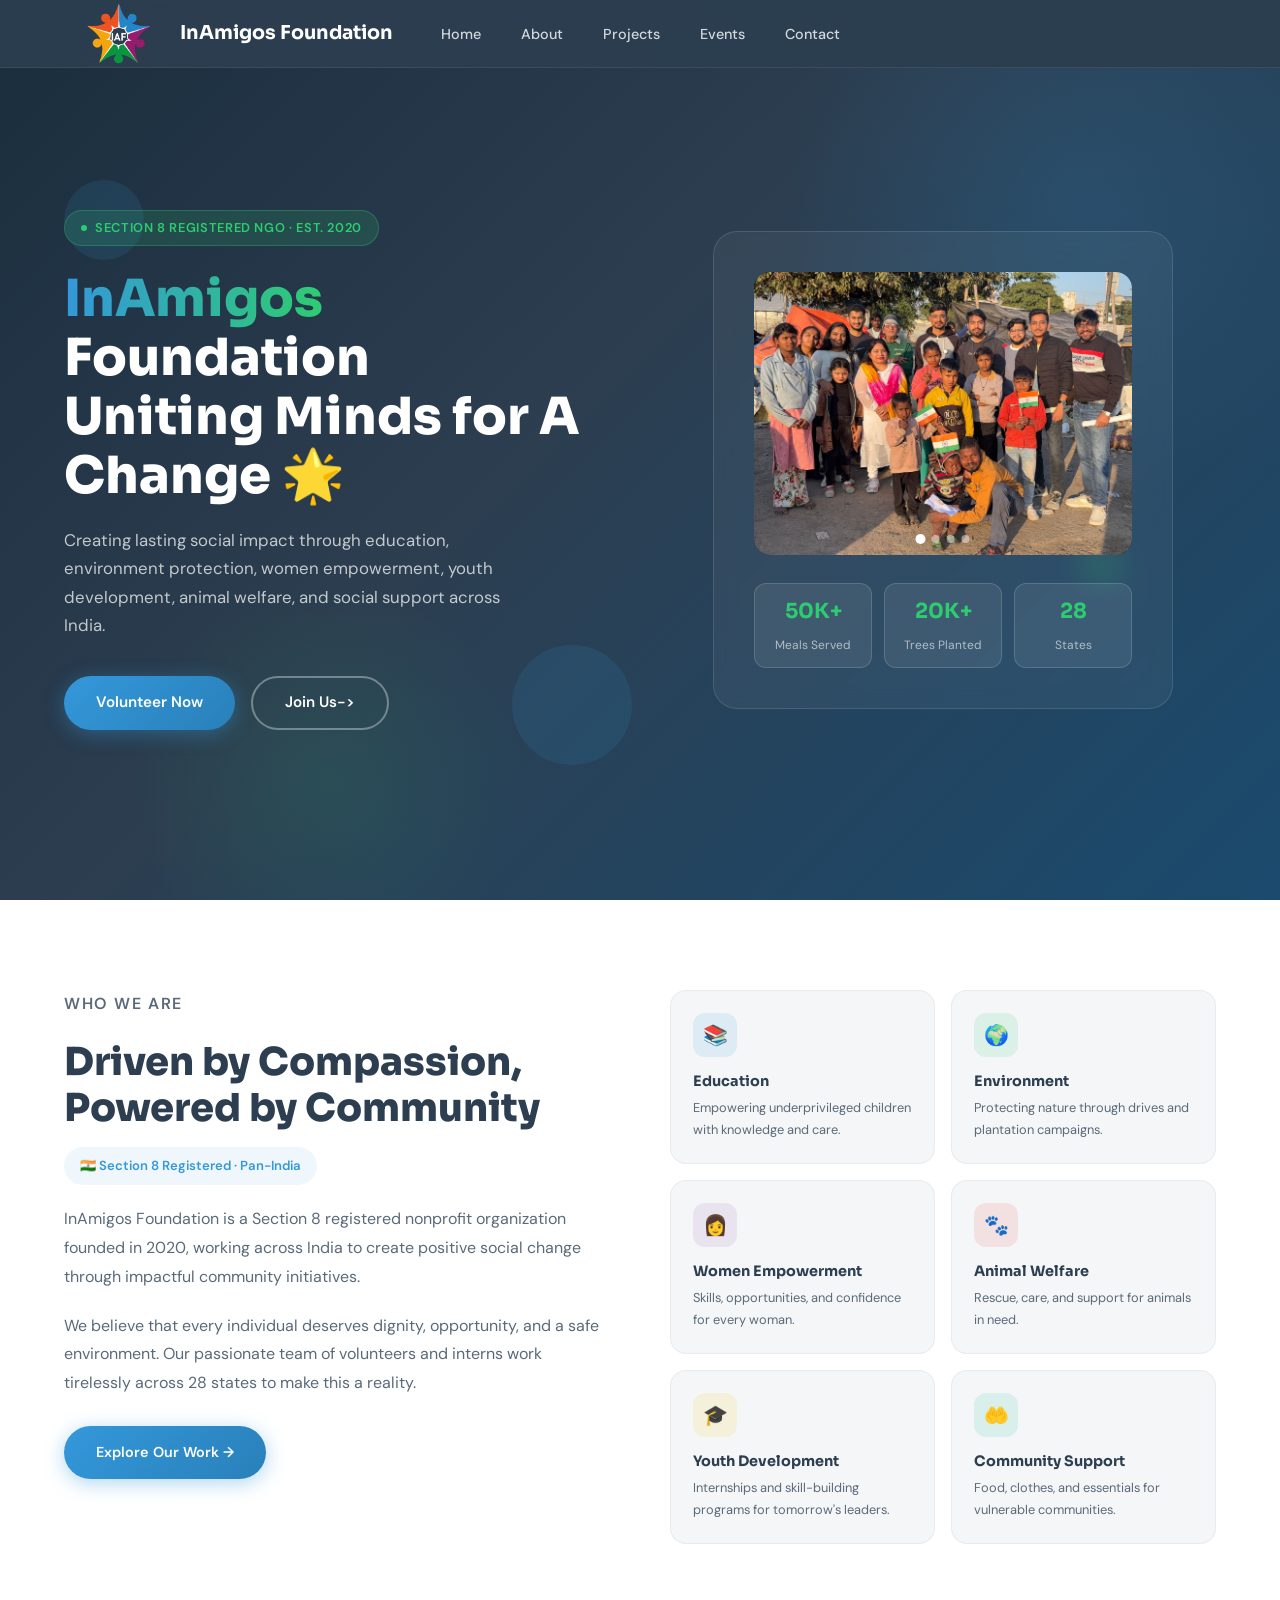
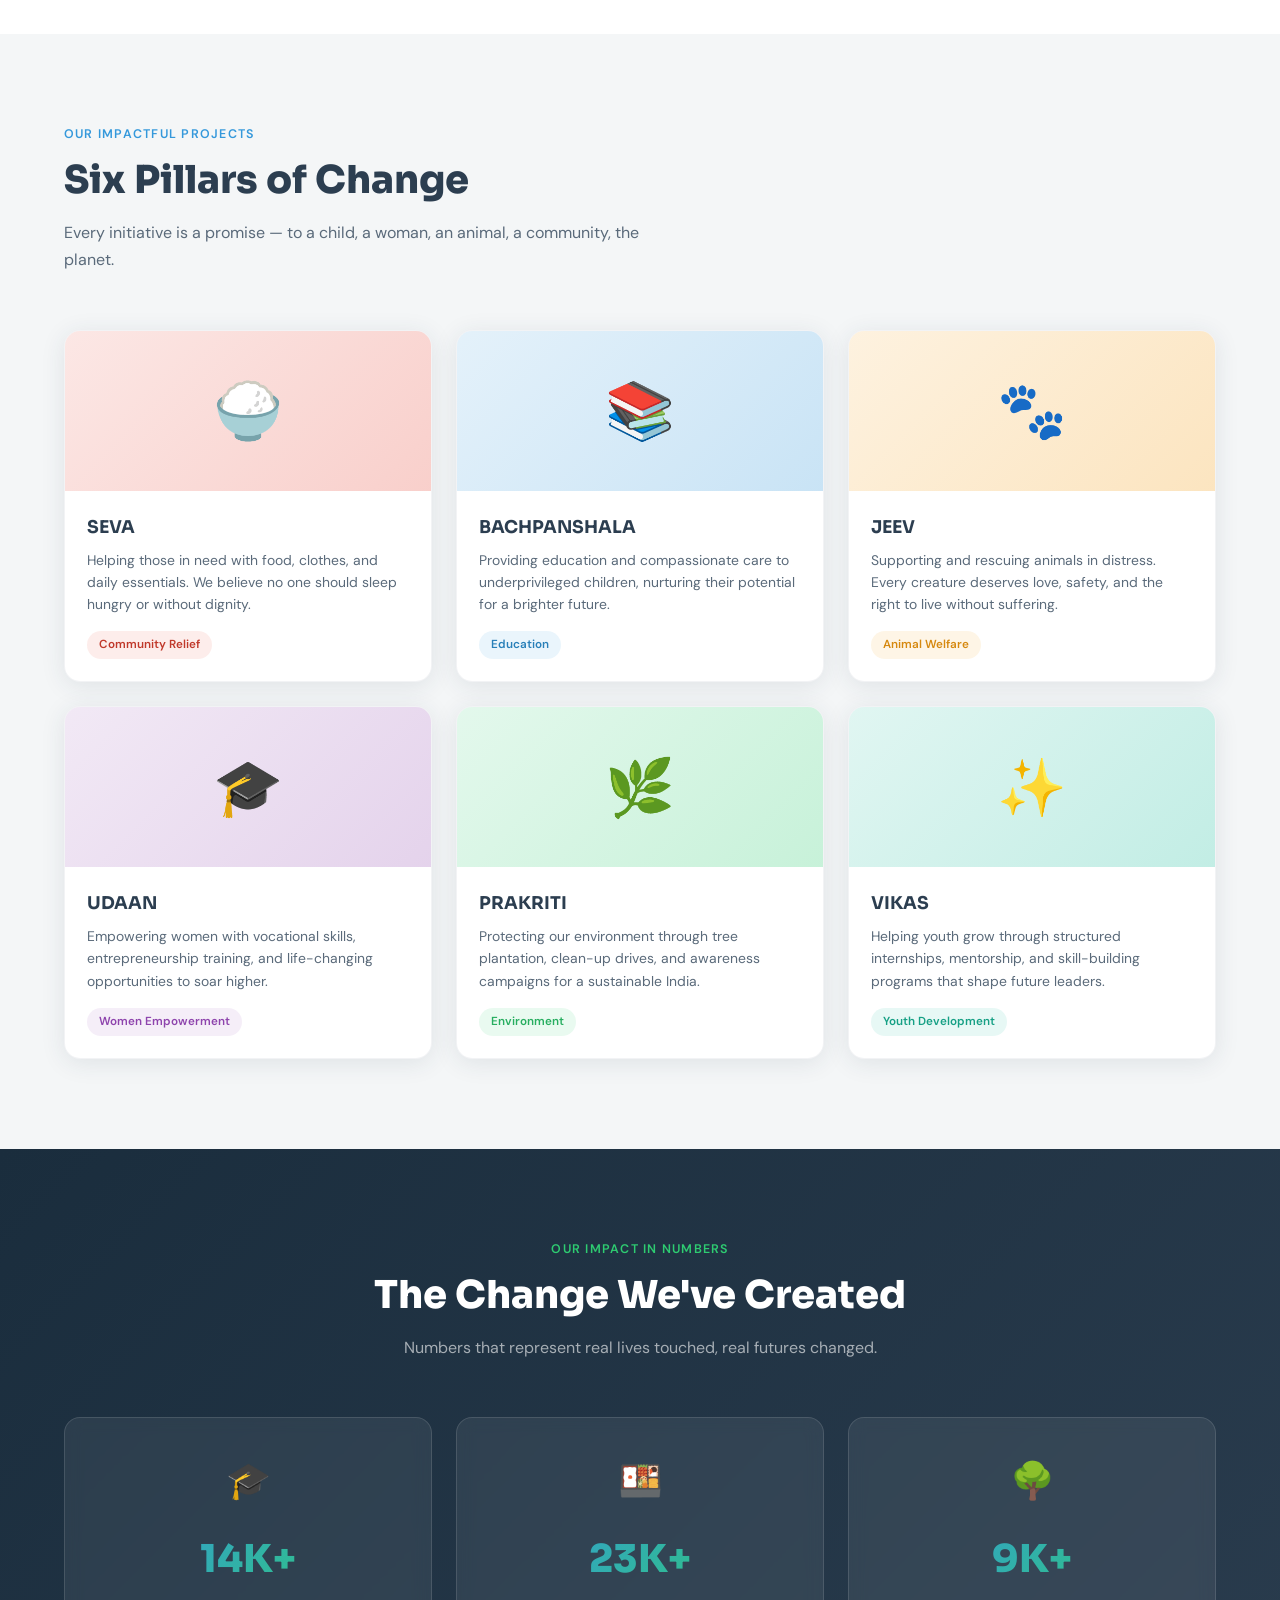
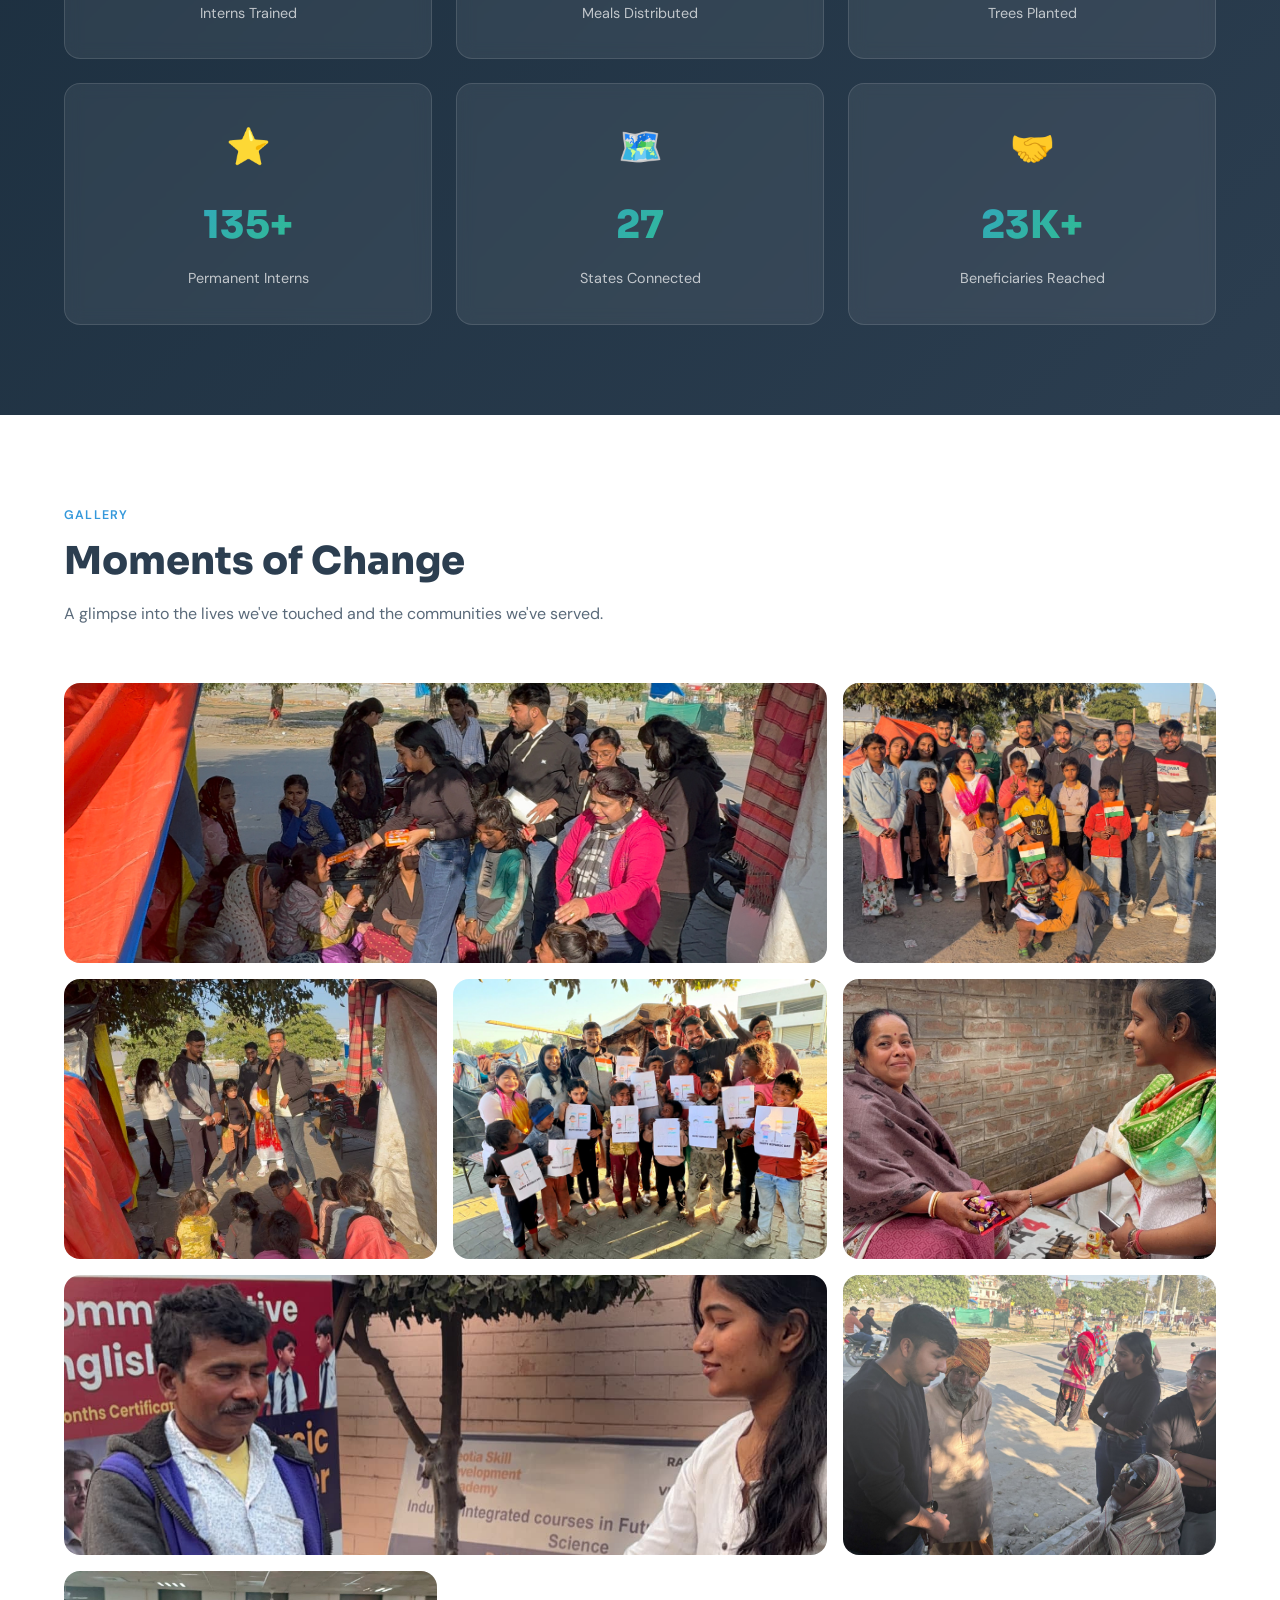
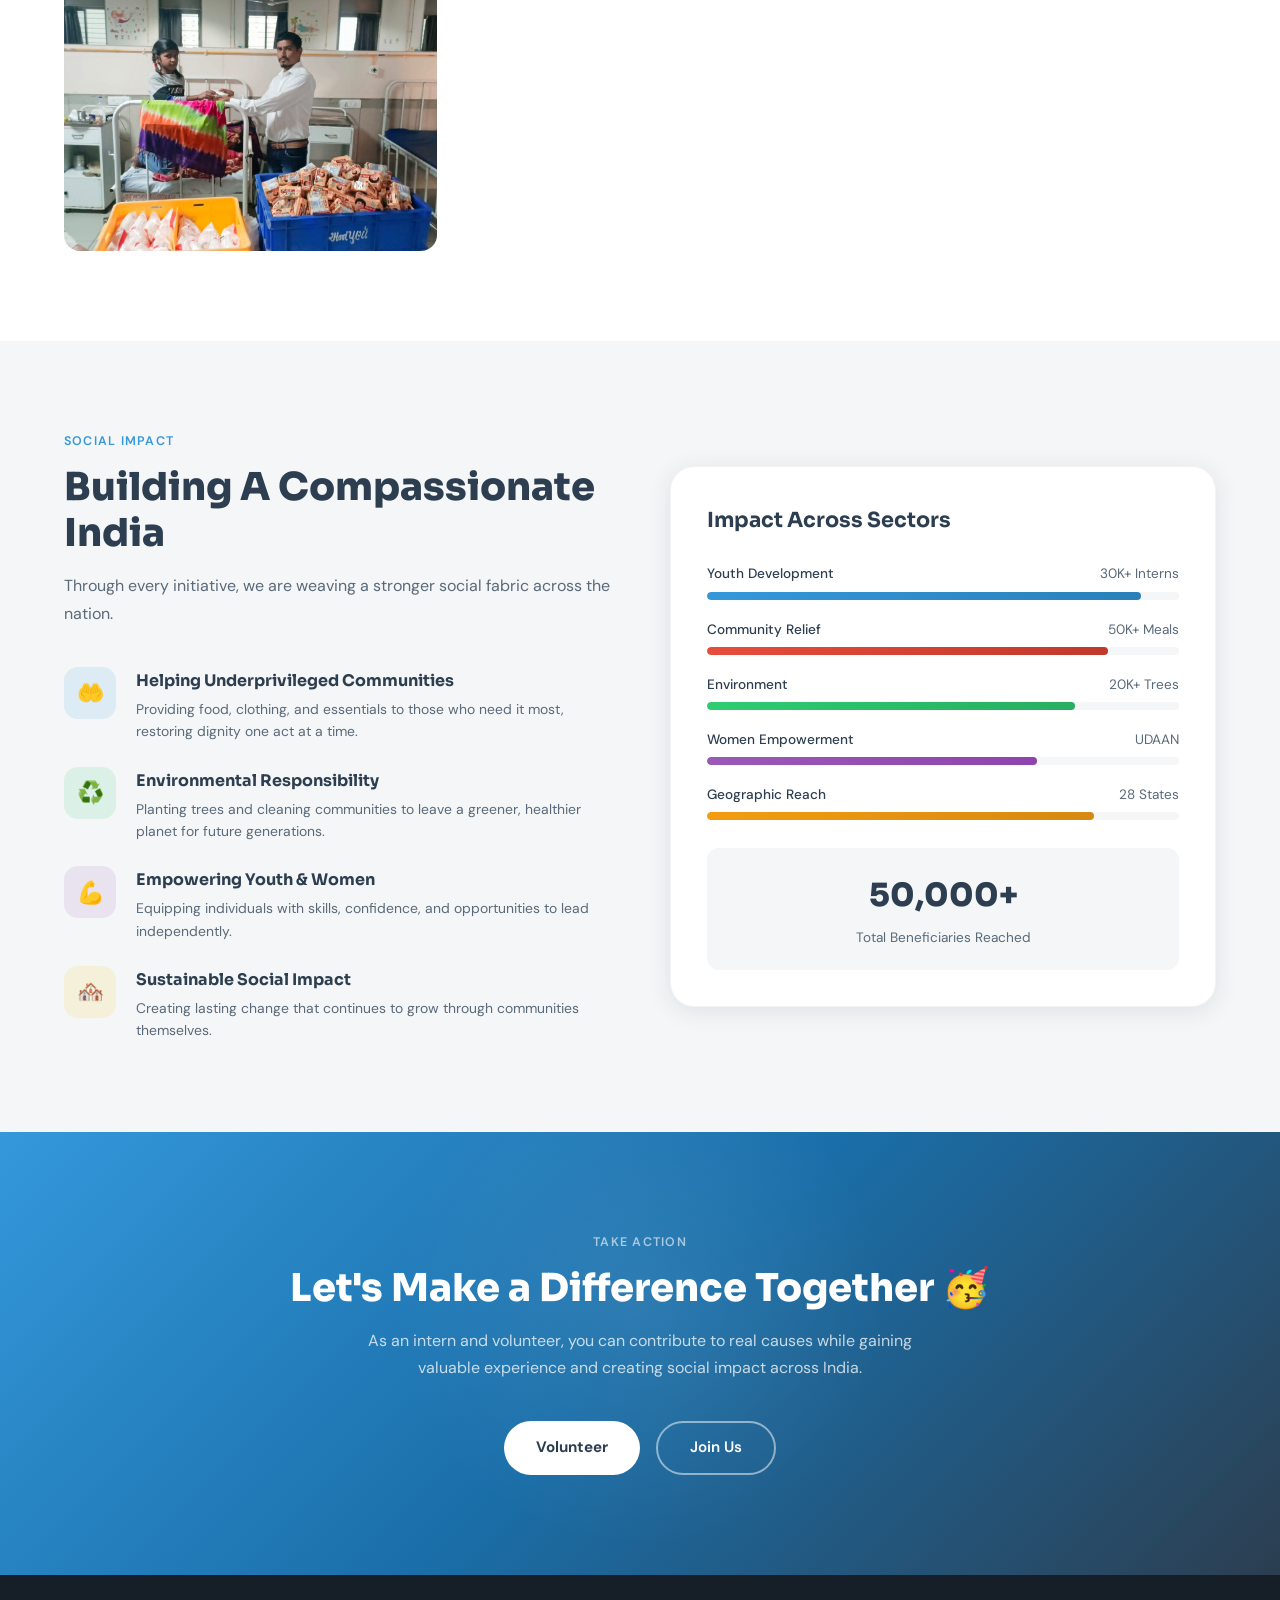
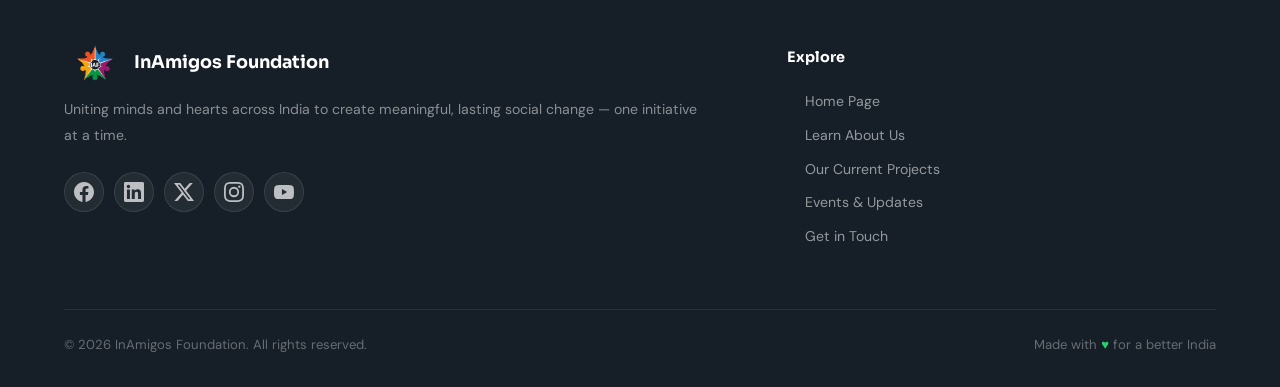
<file: InAmigos-Web/index.html>
<!DOCTYPE html>
<html lang="en">

<head>
  <meta charset="UTF-8" />
  <meta name="viewport" content="width=device-width, initial-scale=1.0" />
  <title>InAmigos Foundation – Uniting Minds for A Change</title>

  <!-- Google Fonts -->
  <link rel="preconnect" href="https://fonts.googleapis.com" />
  <link
    href="https://fonts.googleapis.com/css2?family=Sora:wght@300;400;600;700;800&family=DM+Sans:wght@300;400;500;600&display=swap"
    rel="stylesheet" />

  <!-- Stylesheet -->
  <link rel="stylesheet" href="style.css" />
</head>

<body>

  <!-- ══════════════════════════════════════════
     NAVIGATION
══════════════════════════════════════════ -->
  <nav>
    <a class="nav-logo" href="#">
      <img src="logo.png" alt="InAmigos Foundation Logo" class="nav-logo-img" />
      <span class="nav-logo-name">InAmigos Foundation</span>
    </a>

    <ul class="nav-links">
      <li><a href="index.html">Home</a></li>
      <li><a href="index.html#about">About</a></li>
      <li><a href="index.html#projects">Projects</a></li>
      <li><a href="events.html">Events</a></li>
      <li><a href="contact.html">Contact</a></li>
    </ul>
  </nav>


  <!-- ══════════════════════════════════════════
     HERO SECTION
══════════════════════════════════════════ -->
  <section class="hero" id="home">
    <!-- Floating decorative blobs -->
    <div class="hero-float-1"></div>
    <div class="hero-float-2"></div>
    <div class="hero-float-3"></div>

    <div class="hero-inner">

      <!-- Left: Text Content -->
      <div class="hero-content">
        <div class="hero-badge">
          <span></span> Section 8 Registered NGO · Est. 2020
        </div>

        <h1>
          <span class="highlight">InAmigos</span><br />
          Foundation<br />
          Uniting Minds for A Change 🌟
        </h1>

        <p class="hero-subtitle">
          Creating lasting social impact through education, environment protection,
          women empowerment, youth development, animal welfare, and social support
          across India.
        </p>

        <div class="hero-btns">
          <a href="https://docs.google.com/forms/d/e/1FAIpQLScAgWgiWEjMm5N5HO9f-kF5_MNCsFu0AjfF9-sFnWGYdJG7Jg/viewform"
            target="_blank" class="btn-primary">Volunteer Now</a>
          <a href="contact.html" class="btn-secondary">Join Us-></a>
        </div>
      </div>

      <!-- Right: Photo Slideshow Card -->
      <div class="hero-illustration">
        <div class="hero-visual">

          <!-- Slideshow -->
          <div class="hero-slideshow" id="heroSlideshow">
            <div class="slide active">
              <img src="photos/1738048982.jpg" alt="InAmigos Foundation – Community Work" />
            </div>
            <div class="slide">
              <img src="photos/1738054440.jpg" alt="InAmigos Foundation – Volunteers" />
            </div>
            <div class="slide">
              <img src="photos/1738054473.jpg" alt="InAmigos Foundation – Education Drive" />
            </div>
            <div class="slide">
              <img src="photos/1738238755.jpg" alt="InAmigos Foundation – Social Impact" />
            </div>

            <!-- Prev / Next -->
            <button class="slide-btn slide-prev" id="slidePrev" aria-label="Previous">&#8249;</button>
            <button class="slide-btn slide-next" id="slideNext" aria-label="Next">&#8250;</button>

            <!-- Dots -->
            <div class="slide-dots">
              <span class="dot active" data-idx="0"></span>
              <span class="dot" data-idx="1"></span>
              <span class="dot" data-idx="2"></span>
              <span class="dot" data-idx="3"></span>
            </div>
          </div>

          <!-- Quick stat chips -->
          <div class="stat-chips">
            <div class="stat-chip">
              <strong>50K+</strong>
              <small>Meals Served</small>
            </div>
            <div class="stat-chip">
              <strong>20K+</strong>
              <small>Trees Planted</small>
            </div>
            <div class="stat-chip">
              <strong>28</strong>
              <small>States</small>
            </div>
          </div>
        </div>
      </div>

    </div>
  </section>


  <!-- ══════════════════════════════════════════
     ABOUT SECTION
══════════════════════════════════════════ -->
  <section id="about">
    <div class="container">
      <div class="about-grid">

        <!-- Left: Story Text -->
        <div class="about-text">
          <p class="section-label">Who We Are</p>
          <h2 class="section-title">Driven by Compassion,<br />Powered by Community</h2>
          <div class="about-tag">🇮🇳 Section 8 Registered · Pan-India</div>
          <p>
            InAmigos Foundation is a Section 8 registered nonprofit organization founded
            in 2020, working across India to create positive social change through
            impactful community initiatives.
          </p>
          <p>
            We believe that every individual deserves dignity, opportunity, and a safe
            environment. Our passionate team of volunteers and interns work tirelessly
            across 28 states to make this a reality.
          </p>
          <a href="#projects" class="btn-primary" style="font-size:0.9rem; margin-top:8px;">
            Explore Our Work →
          </a>
        </div>

        <!-- Right: Focus Area Cards -->
        <div class="about-cards">
          <div class="about-card reveal">
            <div class="about-icon" style="background:rgba(52,152,219,0.12);">📚</div>
            <h4>Education</h4>
            <p>Empowering underprivileged children with knowledge and care.</p>
          </div>

          <div class="about-card reveal reveal-delay-1">
            <div class="about-icon" style="background:rgba(46,204,113,0.12);">🌍</div>
            <h4>Environment</h4>
            <p>Protecting nature through drives and plantation campaigns.</p>
          </div>

          <div class="about-card reveal reveal-delay-2">
            <div class="about-icon" style="background:rgba(155,89,182,0.12);">👩</div>
            <h4>Women Empowerment</h4>
            <p>Skills, opportunities, and confidence for every woman.</p>
          </div>

          <div class="about-card reveal reveal-delay-3">
            <div class="about-icon" style="background:rgba(231,76,60,0.12);">🐾</div>
            <h4>Animal Welfare</h4>
            <p>Rescue, care, and support for animals in need.</p>
          </div>

          <div class="about-card reveal reveal-delay-2">
            <div class="about-icon" style="background:rgba(241,196,15,0.12);">🎓</div>
            <h4>Youth Development</h4>
            <p>Internships and skill-building programs for tomorrow's leaders.</p>
          </div>

          <div class="about-card reveal reveal-delay-3">
            <div class="about-icon" style="background:rgba(26,188,156,0.12);">🤲</div>
            <h4>Community Support</h4>
            <p>Food, clothes, and essentials for vulnerable communities.</p>
          </div>
        </div>

      </div>
    </div>
  </section>


  <!-- ══════════════════════════════════════════
     PROJECTS SECTION
══════════════════════════════════════════ -->
  <section id="projects">
    <div class="container">
      <p class="section-label">Our Impactful Projects</p>
      <h2 class="section-title">Six Pillars of Change</h2>
      <p class="section-sub">
        Every initiative is a promise — to a child, a woman, an animal, a community, the planet.
      </p>

      <div class="projects-grid">

        <!-- SEVA -->
        <div class="project-card reveal">
          <div class="project-img" style="background:linear-gradient(135deg,#e74c3c22,#e74c3c44);">
            <span>🍚</span>
          </div>
          <div class="project-body">
            <h3>SEVA</h3>
            <p>Helping those in need with food, clothes, and daily essentials. We believe no one should sleep hungry or
              without dignity.</p>
            <span class="project-tag" style="background:rgba(231,76,60,0.1);color:#c0392b;">Community Relief</span>
          </div>
        </div>

        <!-- BACHPANSHALA -->
        <div class="project-card reveal reveal-delay-1">
          <div class="project-img" style="background:linear-gradient(135deg,#3498db22,#3498db44);">
            <span>📚</span>
          </div>
          <div class="project-body">
            <h3>BACHPANSHALA</h3>
            <p>Providing education and compassionate care to underprivileged children, nurturing their potential for a
              brighter future.</p>
            <span class="project-tag" style="background:rgba(52,152,219,0.1);color:#2980b9;">Education</span>
          </div>
        </div>

        <!-- JEEV -->
        <div class="project-card reveal reveal-delay-2">
          <div class="project-img" style="background:linear-gradient(135deg,#f39c1222,#f39c1244);">
            <span>🐾</span>
          </div>
          <div class="project-body">
            <h3>JEEV</h3>
            <p>Supporting and rescuing animals in distress. Every creature deserves love, safety, and the right to live
              without suffering.</p>
            <span class="project-tag" style="background:rgba(243,156,18,0.1);color:#d68910;">Animal Welfare</span>
          </div>
        </div>

        <!-- UDAAN -->
        <div class="project-card reveal reveal-delay-1">
          <div class="project-img" style="background:linear-gradient(135deg,#9b59b622,#9b59b644);">
            <span>🎓</span>
          </div>
          <div class="project-body">
            <h3>UDAAN</h3>
            <p>Empowering women with vocational skills, entrepreneurship training, and life-changing opportunities to
              soar higher.</p>
            <span class="project-tag" style="background:rgba(155,89,182,0.1);color:#8e44ad;">Women Empowerment</span>
          </div>
        </div>

        <!-- PRAKRITI -->
        <div class="project-card reveal reveal-delay-2">
          <div class="project-img" style="background:linear-gradient(135deg,#2ecc7122,#2ecc7144);">
            <span>🌿</span>
          </div>
          <div class="project-body">
            <h3>PRAKRITI</h3>
            <p>Protecting our environment through tree plantation, clean-up drives, and awareness campaigns for a
              sustainable India.</p>
            <span class="project-tag" style="background:rgba(46,204,113,0.1);color:#27ae60;">Environment</span>
          </div>
        </div>

        <!-- VIKAS -->
        <div class="project-card reveal reveal-delay-3">
          <div class="project-img" style="background:linear-gradient(135deg,#1abc9c22,#1abc9c44);">
            <span>✨</span>
          </div>
          <div class="project-body">
            <h3>VIKAS</h3>
            <p>Helping youth grow through structured internships, mentorship, and skill-building programs that shape
              future leaders.</p>
            <span class="project-tag" style="background:rgba(26,188,156,0.1);color:#16a085;">Youth Development</span>
          </div>
        </div>

      </div>
    </div>
  </section>


  <!-- ══════════════════════════════════════════
     ACHIEVEMENTS SECTION
══════════════════════════════════════════ -->
  <section id="achievements">
    <div class="container">
      <p class="section-label" style="text-align:center;">Our Impact in Numbers</p>
      <h2 class="section-title" style="text-align:center;">The Change We've Created</h2>
      <p class="section-sub" style="text-align:center; margin:0 auto 56px;">
        Numbers that represent real lives touched, real futures changed.
      </p>

      <div class="achievements-grid">

        <div class="achievement-card reveal">
          <span class="achievement-icon">🎓</span>
          <span class="achievement-num" data-target="30000">0</span>
          <span class="achievement-label">Interns Trained</span>
        </div>

        <div class="achievement-card reveal reveal-delay-1">
          <span class="achievement-icon">🍱</span>
          <span class="achievement-num" data-target="50000">0</span>
          <span class="achievement-label">Meals Distributed</span>
        </div>

        <div class="achievement-card reveal reveal-delay-2">
          <span class="achievement-icon">🌳</span>
          <span class="achievement-num" data-target="20000">0</span>
          <span class="achievement-label">Trees Planted</span>
        </div>

        <div class="achievement-card reveal reveal-delay-1">
          <span class="achievement-icon">⭐</span>
          <span class="achievement-num" data-target="250">0</span>
          <span class="achievement-label">Permanent Interns</span>
        </div>

        <div class="achievement-card reveal reveal-delay-2">
          <span class="achievement-icon">🗺️</span>
          <span class="achievement-num" data-target="28" data-no-plus="true">0</span>
          <span class="achievement-label">States Connected</span>
        </div>

        <div class="achievement-card reveal reveal-delay-3">
          <span class="achievement-icon">🤝</span>
          <span class="achievement-num" data-target="50000">0</span>
          <span class="achievement-label">Beneficiaries Reached</span>
        </div>

      </div>
    </div>
  </section>


  <!-- ══════════════════════════════════════════
     GALLERY SECTION
══════════════════════════════════════════ -->
  <section id="gallery">
    <div class="container">
      <p class="section-label">Gallery</p>
      <h2 class="section-title">Moments of Change</h2>
      <p class="section-sub">A glimpse into the lives we've touched and the communities we've served.</p>

      <div class="gallery-grid">
        <div class="gallery-item large">
          <img src="photos/1738238755.jpg" alt="Gallery Image 1" class="gallery-img">
        </div>
        <div class="gallery-item">
          <img src="photos/1738048982.jpg" alt="Gallery Image 2" class="gallery-img">
        </div>
        <div class="gallery-item">
          <img src="photos/1738054473.jpg" alt="Gallery Image 3" class="gallery-img">
        </div>
        <div class="gallery-item">
          <img src="photos/1738054440.jpg" alt="Gallery Image 4" class="gallery-img">
        </div>
        <div class="gallery-item">
          <img src="photos/1738238725.jpg" alt="Gallery Image 5" class="gallery-img">
        </div>
        <div class="gallery-item large">
          <img src="photos/1738238744.jpg" alt="Gallery Image 6" class="gallery-img">
        </div>
        <div class="gallery-item">
          <img src="photos/1738299164.jpg" alt="Gallery Image 7" class="gallery-img">
        </div>
        <div class="gallery-item">
          <img src="photos/1743051382.jpg" alt="Gallery Image 8" class="gallery-img">
        </div>

      </div>
    </div>
  </section>


  <!-- ══════════════════════════════════════════
     SOCIAL IMPACT SECTION
══════════════════════════════════════════ -->
  <section id="impact">
    <div class="container">
      <div class="impact-grid">

        <!-- Left: Story Points -->
        <div>
          <p class="section-label">Social Impact</p>
          <h2 class="section-title">Building A Compassionate India</h2>
          <p class="section-sub" style="margin-bottom:40px;">
            Through every initiative, we are weaving a stronger social fabric across the nation.
          </p>

          <div class="impact-points">

            <div class="impact-point reveal">
              <div class="impact-icon-wrap" style="background:rgba(52,152,219,0.12);">🤲</div>
              <div>
                <h4>Helping Underprivileged Communities</h4>
                <p>Providing food, clothing, and essentials to those who need it most, restoring dignity one act at a
                  time.</p>
              </div>
            </div>

            <div class="impact-point reveal reveal-delay-1">
              <div class="impact-icon-wrap" style="background:rgba(46,204,113,0.12);">♻️</div>
              <div>
                <h4>Environmental Responsibility</h4>
                <p>Planting trees and cleaning communities to leave a greener, healthier planet for future generations.
                </p>
              </div>
            </div>

            <div class="impact-point reveal reveal-delay-2">
              <div class="impact-icon-wrap" style="background:rgba(155,89,182,0.12);">💪</div>
              <div>
                <h4>Empowering Youth &amp; Women</h4>
                <p>Equipping individuals with skills, confidence, and opportunities to lead independently.</p>
              </div>
            </div>

            <div class="impact-point reveal reveal-delay-3">
              <div class="impact-icon-wrap" style="background:rgba(241,196,15,0.12);">🏘️</div>
              <div>
                <h4>Sustainable Social Impact</h4>
                <p>Creating lasting change that continues to grow through communities themselves.</p>
              </div>
            </div>

          </div>
        </div>

        <!-- Right: Progress Bars Card -->
        <div class="impact-visual reveal">
          <h3>Impact Across Sectors</h3>

          <div class="impact-bar-item">
            <div class="impact-bar-label">Youth Development <span>30K+ Interns</span></div>
            <div class="impact-bar-track">
              <div class="impact-bar-fill" style="width:92%; background:linear-gradient(90deg,#3498db,#2980b9);"></div>
            </div>
          </div>

          <div class="impact-bar-item">
            <div class="impact-bar-label">Community Relief <span>50K+ Meals</span></div>
            <div class="impact-bar-track">
              <div class="impact-bar-fill" style="width:85%; background:linear-gradient(90deg,#e74c3c,#c0392b);"></div>
            </div>
          </div>

          <div class="impact-bar-item">
            <div class="impact-bar-label">Environment <span>20K+ Trees</span></div>
            <div class="impact-bar-track">
              <div class="impact-bar-fill" style="width:78%; background:linear-gradient(90deg,#2ecc71,#27ae60);"></div>
            </div>
          </div>

          <div class="impact-bar-item">
            <div class="impact-bar-label">Women Empowerment <span>UDAAN</span></div>
            <div class="impact-bar-track">
              <div class="impact-bar-fill" style="width:70%; background:linear-gradient(90deg,#9b59b6,#8e44ad);"></div>
            </div>
          </div>

          <div class="impact-bar-item">
            <div class="impact-bar-label">Geographic Reach <span>28 States</span></div>
            <div class="impact-bar-track">
              <div class="impact-bar-fill" style="width:82%; background:linear-gradient(90deg,#f39c12,#d68910);"></div>
            </div>
          </div>

          <div class="impact-total">
            <div class="impact-total-num">50,000+</div>
            <div class="impact-total-label">Total Beneficiaries Reached</div>
          </div>
        </div>

      </div>
    </div>
  </section>


  <!-- ══════════════════════════════════════════
     CALL TO ACTION SECTION
══════════════════════════════════════════ -->
  <section id="cta">
    <div class="container" style="position:relative; z-index:2;">
      <p class="section-label" style="color:rgba(255,255,255,0.6); text-align:center;">Take Action</p>
      <h2 class="section-title" style="text-align:center;">Let's Make a Difference Together 🥳</h2>
      <p class="section-sub" style="text-align:center;">
        As an intern and volunteer, you can contribute to real causes while gaining
        valuable experience and creating social impact across India.
      </p>
      <div class="cta-btns">
        <a href="https://docs.google.com/forms/d/e/1FAIpQLScAgWgiWEjMm5N5HO9f-kF5_MNCsFu0AjfF9-sFnWGYdJG7Jg/viewform"
          target="_blank" class="btn-white">Volunteer</a>
        <a href="contact.html" class="btn-outline-white">Join Us</a>
      </div>
    </div>
  </section>


  <!-- ══════════════════════════════════════════
     FOOTER
══════════════════════════════════════════ -->
  <footer>
    <div class="footer-grid">

      <!-- Brand Column -->
      <div class="footer-brand">
        <div class="footer-brand-row">
          <img src="logo.png" alt="InAmigos Foundation Logo" class="footer-logo-img" />
          <span class="footer-logo-name">InAmigos Foundation</span>
        </div>
        <p>
          Uniting minds and hearts across India to create meaningful, lasting
          social change — one initiative at a time.
        </p>
        <div class="footer-social">
          <a href="https://www.facebook.com/109800320841732/posts/289306342891128/" target="_blank"
            class="social-btn facebook" aria-label="Facebook">
            <svg viewBox="0 0 24 24">
              <path
                d="M24 12.073c0-6.627-5.373-12-12-12s-12 5.373-12 12c0 5.99 4.388 10.954 10.125 11.854v-8.385H7.078v-3.47h3.047V9.43c0-3.007 1.792-4.669 4.533-4.669 1.312 0 2.686.235 2.686.235v2.953H15.83c-1.491 0-1.956.925-1.956 1.874v2.25h3.328l-.532 3.47h-2.796v8.385C19.612 23.027 24 18.062 24 12.073z" />
            </svg>
          </a>
          <a href="https://www.linkedin.com/company/inamigos-foundation" target="_blank" class="social-btn linkedin"
            aria-label="LinkedIn">
            <svg viewBox="0 0 24 24">
              <path
                d="M20.447 20.452h-3.554v-5.569c0-1.328-.027-3.037-1.852-3.037-1.853 0-2.136 1.445-2.136 2.939v5.667H9.351V9h3.414v1.561h.046c.477-.9 1.637-1.85 3.37-1.85 3.601 0 4.267 2.37 4.267 5.455v6.286zM5.337 7.433c-1.144 0-2.063-.926-2.063-2.065 0-1.138.92-2.063 2.063-2.063 1.14 0 2.064.925 2.064 2.063 0 1.139-.925 2.065-2.064 2.065zm1.782 13.019H3.555V9h3.564v11.452zM22.225 0H1.771C.792 0 0 .774 0 1.729v20.542C0 23.227.792 24 1.771 24h20.451C23.2 24 24 23.227 24 22.271V1.729C24 .774 23.2 0 22.225 0z" />
            </svg>
          </a>
          <a href="https://twitter.com/InamigosF?s=08" target="_blank" class="social-btn twitter" aria-label="Twitter">
            <svg viewBox="0 0 24 24">
              <path
                d="M18.901 1.153h3.68l-8.04 9.19L24 22.846h-7.406l-5.8-7.584-6.638 7.584H.474l8.6-9.83L0 1.154h7.594l5.243 6.932 6.064-6.932zm-1.292 19.49h2.039L6.486 3.24H4.298l13.311 17.403z" />
            </svg>
          </a>
          <a href="https://instagram.com/inamigos?utm_medium=copy_link" target="_blank" class="social-btn instagram"
            aria-label="Instagram">
            <svg viewBox="0 0 24 24">
              <path
                d="M12 2.163c3.204 0 3.584.012 4.85.07 3.252.148 4.771 1.691 4.919 4.919.058 1.265.069 1.645.069 4.849 0 3.205-.012 3.584-.069 4.849-.149 3.225-1.664 4.771-4.919 4.919-1.266.058-1.644.07-4.85.07-3.204 0-3.584-.012-4.849-.07-3.26-.149-4.771-1.699-4.919-4.92-.058-1.265-.07-1.644-.07-4.849 0-3.204.013-3.583.07-4.849.149-3.227 1.664-4.771 4.919-4.919 1.266-.057 1.645-.069 4.849-.069zM12 0C8.741 0 8.333.014 7.053.072 2.695.272.273 2.69.073 7.052.014 8.333 0 8.741 0 12s.014 3.667.072 4.947c.2 4.358 2.618 6.78 6.98 6.981 1.281.058 1.688.072 4.948.072s3.667-.014 4.947-.072c4.351-.2 6.78-2.618 6.981-6.98.058-1.281.072-1.689.072-4.948s-.014-3.667-.072-4.947c-.2-4.352-2.618-6.78-6.98-6.981C15.667.014 15.259 0 12 0zm0 5.838a6.162 6.162 0 100 12.324 6.162 6.162 0 000-12.324zM12 16a4 4 0 110-8 4 4 0 010 8zm6.406-11.845a1.44 1.44 0 100 2.881 1.44 1.44 0 000-2.881z" />
            </svg>
          </a>
          <a href="https://youtube.com/@inamigosfoundation4296" target="_blank" class="social-btn youtube"
            aria-label="YouTube">
            <svg viewBox="0 0 24 24">
              <path
                d="M23.498 6.186a3.016 3.016 0 00-2.122-2.136C19.505 3.545 12 3.545 12 3.545s-7.505 0-9.377.505A3.017 3.017 0 00.502 6.186C0 8.07 0 12 0 12s0 3.93.502 5.814a3.016 3.016 0 002.122 2.136c1.871.505 9.376.505 9.376.505s7.505 0 9.377-.505a3.015 3.015 0 002.122-2.136C24 15.93 24 12 24 12s0-3.93-.502-5.814zM9.545 15.568V8.432L15.818 12l-6.273 3.568z" />
            </svg>
          </a>
        </div>
      </div>

      <!-- Quick Links -->
      <div class="footer-col">
        <h5>Explore</h5>
        <ul>
          <li><a href="index.html">Home Page</a></li>
          <li><a href="#about">Learn About Us</a></li>
          <li><a href="#projects">Our Current Projects</a></li>
          <li><a href="events.html">Events & Updates</a></li>
          <li><a href="contact.html">Get in Touch</a></li>
        </ul>
      </div>

    </div>
    <div class="footer-bottom">
      <span>© 2026 InAmigos Foundation. All rights reserved.</span>
      <span>Made with <span class="accent">♥</span> for a better India</span>
    </div>
  </footer>


  <!-- JavaScript -->
  <script src="script.js"></script>
</body>

</html>
</file>
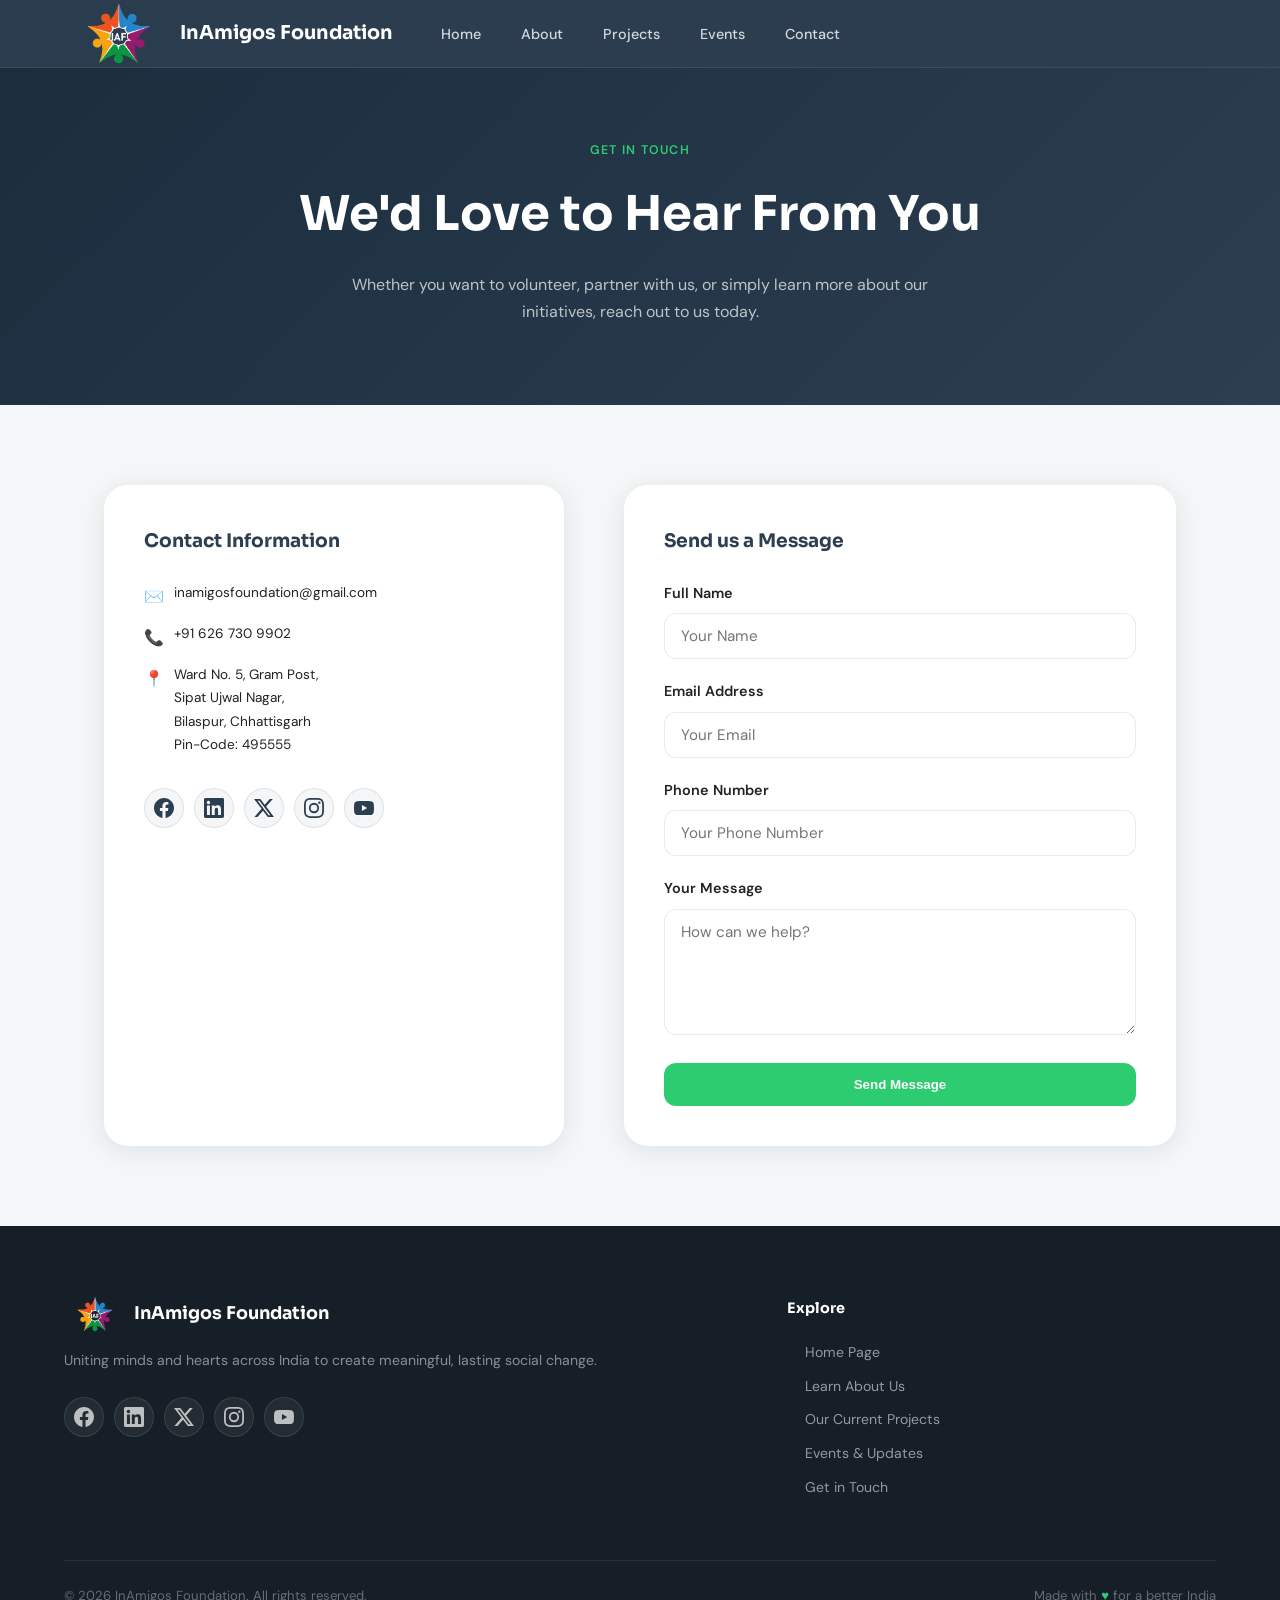
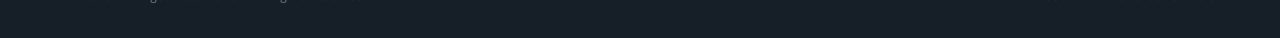
<file: InAmigos-Web/contact.html>
<!DOCTYPE html>
<html lang="en">

<head>
  <meta charset="UTF-8">
  <meta name="viewport" content="width=device-width, initial-scale=1.0">
  <title>Contact Us – InAmigos Foundation</title>
  <link rel="preconnect" href="https://fonts.googleapis.com">
  <link
    href="https://fonts.googleapis.com/css2?family=Sora:wght@300;400;600;700;800&family=DM+Sans:wght@300;400;500;600&display=swap"
    rel="stylesheet">
  <link rel="stylesheet" href="style.css">
</head>

<body>

  <!-- NAVIGATION -->
  <nav>
    <a class="nav-logo" href="index.html">
      <img src="logo.png" alt="InAmigos Foundation Logo" class="nav-logo-img" />
      <span class="nav-logo-name">InAmigos Foundation</span>
    </a>
    <ul class="nav-links">
      <li><a href="index.html">Home</a></li>
      <li><a href="index.html#about">About</a></li>
      <li><a href="index.html#projects">Projects</a></li>
      <li><a href="events.html">Events</a></li>
      <li><a href="contact.html">Contact</a></li>
    </ul>
  </nav>

  <!-- CONTACT HERO -->
  <section class="contact-hero">
    <div class="container">
      <p class="section-label" style="color:var(--green);">Get In Touch</p>
      <h1 style="font-size: 3rem; margin-bottom: 16px;">We'd Love to Hear From You</h1>
      <p style="max-width: 600px; margin: 0 auto; color: rgba(255,255,255,0.7);">
        Whether you want to volunteer, partner with us, or simply learn more about our initiatives, reach out to us
        today.
      </p>
    </div>
  </section>

  <!-- CONTACT CONTENT -->
  <section class="contact-container">

    <!-- Info Card -->
    <div class="contact-info-card">
      <h3>Contact Information</h3>
      <div class="footer-contact" style="text-align: left;">
        <div class="contact-item" style="color: var(--text);">
          <span class="ci-icon">✉️</span>
          <span>inamigosfoundation@gmail.com</span>
        </div>
        <div class="contact-item" style="color: var(--text);">
          <span class="ci-icon">📞</span>
          <span>+91 626 730 9902</span>
        </div>
        <div class="contact-item" style="color: var(--text);">
          <span class="ci-icon">📍</span>
          <span>Ward No. 5, Gram Post,<br>Sipat Ujwal Nagar,<br>Bilaspur, Chhattisgarh<br>Pin-Code: 495555</span>
        </div>
      </div>
      <div class="footer-social" style="margin-top: 32px;">
        <a href="https://www.facebook.com/109800320841732/posts/289306342891128/" target="_blank"
          class="social-btn facebook" aria-label="Facebook">
          <svg viewBox="0 0 24 24">
            <path
              d="M24 12.073c0-6.627-5.373-12-12-12s-12 5.373-12 12c0 5.99 4.388 10.954 10.125 11.854v-8.385H7.078v-3.47h3.047V9.43c0-3.007 1.792-4.669 4.533-4.669 1.312 0 2.686.235 2.686.235v2.953H15.83c-1.491 0-1.956.925-1.956 1.874v2.25h3.328l-.532 3.47h-2.796v8.385C19.612 23.027 24 18.062 24 12.073z" />
          </svg>
        </a>
        <a href="https://www.linkedin.com/company/inamigos-foundation" target="_blank" class="social-btn linkedin"
          aria-label="LinkedIn">
          <svg viewBox="0 0 24 24">
            <path
              d="M20.447 20.452h-3.554v-5.569c0-1.328-.027-3.037-1.852-3.037-1.853 0-2.136 1.445-2.136 2.939v5.667H9.351V9h3.414v1.561h.046c.477-.9 1.637-1.85 3.37-1.85 3.601 0 4.267 2.37 4.267 5.455v6.286zM5.337 7.433c-1.144 0-2.063-.926-2.063-2.065 0-1.138.92-2.063 2.063-2.063 1.14 0 2.064.925 2.064 2.063 0 1.139-.925 2.065-2.064 2.065zm1.782 13.019H3.555V9h3.564v11.452zM22.225 0H1.771C.792 0 0 .774 0 1.729v20.542C0 23.227.792 24 1.771 24h20.451C23.2 24 24 23.227 24 22.271V1.729C24 .774 23.2 0 22.225 0z" />
          </svg>
        </a>
        <a href="https://twitter.com/InamigosF?s=08" target="_blank" class="social-btn twitter" aria-label="Twitter">
          <svg viewBox="0 0 24 24">
            <path
              d="M18.901 1.153h3.68l-8.04 9.19L24 22.846h-7.406l-5.8-7.584-6.638 7.584H.474l8.6-9.83L0 1.154h7.594l5.243 6.932 6.064-6.932zm-1.292 19.49h2.039L6.486 3.24H4.298l13.311 17.403z" />
          </svg>
        </a>
        <a href="https://instagram.com/inamigos?utm_medium=copy_link" target="_blank" class="social-btn instagram"
          aria-label="Instagram">
          <svg viewBox="0 0 24 24">
            <path
              d="M12 2.163c3.204 0 3.584.012 4.85.07 3.252.148 4.771 1.691 4.919 4.919.058 1.265.069 1.645.069 4.849 0 3.205-.012 3.584-.069 4.849-.149 3.225-1.664 4.771-4.919 4.919-1.266.058-1.644.07-4.85.07-3.204 0-3.584-.012-4.849-.07-3.26-.149-4.771-1.699-4.919-4.92-.058-1.265-.07-1.644-.07-4.849 0-3.204.013-3.583.07-4.849.149-3.227 1.664-4.771 4.919-4.919 1.266-.057 1.645-.069 4.849-.069zM12 0C8.741 0 8.333.014 7.053.072 2.695.272.273 2.69.073 7.052.014 8.333 0 8.741 0 12s.014 3.667.072 4.947c.2 4.358 2.618 6.78 6.98 6.981 1.281.058 1.688.072 4.948.072s3.667-.014 4.947-.072c4.351-.2 6.78-2.618 6.981-6.98.058-1.281.072-1.689.072-4.948s-.014-3.667-.072-4.947c-.2-4.352-2.618-6.78-6.98-6.981C15.667.014 15.259 0 12 0zm0 5.838a6.162 6.162 0 100 12.324 6.162 6.162 0 000-12.324zM12 16a4 4 0 110-8 4 4 0 010 8zm6.406-11.845a1.44 1.44 0 100 2.881 1.44 1.44 0 000-2.881z" />
          </svg>
        </a>
        <a href="https://youtube.com/@inamigosfoundation4296" target="_blank" class="social-btn youtube"
          aria-label="YouTube">
          <svg viewBox="0 0 24 24">
            <path
              d="M23.498 6.186a3.016 3.016 0 00-2.122-2.136C19.505 3.545 12 3.545 12 3.545s-7.505 0-9.377.505A3.017 3.017 0 00.502 6.186C0 8.07 0 12 0 12s0 3.93.502 5.814a3.016 3.016 0 002.122 2.136c1.871.505 9.376.505 9.376.505s7.505 0 9.377-.505a3.015 3.015 0 002.122-2.136C24 15.93 24 12 24 12s0-3.93-.502-5.814zM9.545 15.568V8.432L15.818 12l-6.273 3.568z" />
          </svg>
        </a>
      </div>
    </div>

    <!-- Form -->
    <div class="contact-form-wrap">
      <h3>Send us a Message</h3>
      <form action="#" method="POST">
        <div class="form-group">
          <label for="userName">Full Name</label>
          <input type="text" id="userName" name="name" placeholder="Your Name" required>
        </div>
        <div class="form-group">
          <label for="userEmail">Email Address</label>
          <input type="email" id="userEmail" name="email" placeholder="Your Email" required>
        </div>
        <div class="form-group">
          <label for="userPhone">Phone Number</label>
          <input type="tel" id="userPhone" name="phone" placeholder="Your Phone Number">
        </div>
        <div class="form-group">
          <label for="userMessage">Your Message</label>
          <textarea id="userMessage" name="message" rows="5" placeholder="How can we help?"></textarea>
        </div>
        <button type="submit" class="submit-btn">Send Message</button>
      </form>
    </div>

  </section>

  <!-- FOOTER -->
  <footer>
    <div class="footer-grid">
      <div class="footer-brand">
        <div class="footer-brand-row">
          <img src="logo.png" alt="InAmigos Foundation Logo" class="footer-logo-img" />
          <span class="footer-logo-name">InAmigos Foundation</span>
        </div>
        <p>Uniting minds and hearts across India to create meaningful, lasting social change.</p>
        <div class="footer-social" style="margin-top: 16px;">
          <a href="https://www.facebook.com/109800320841732/posts/289306342891128/" target="_blank"
            class="social-btn facebook" aria-label="Facebook">
            <svg viewBox="0 0 24 24">
              <path
                d="M24 12.073c0-6.627-5.373-12-12-12s-12 5.373-12 12c0 5.99 4.388 10.954 10.125 11.854v-8.385H7.078v-3.47h3.047V9.43c0-3.007 1.792-4.669 4.533-4.669 1.312 0 2.686.235 2.686.235v2.953H15.83c-1.491 0-1.956.925-1.956 1.874v2.25h3.328l-.532 3.47h-2.796v8.385C19.612 23.027 24 18.062 24 12.073z" />
            </svg>
          </a>
          <a href="https://www.linkedin.com/company/inamigos-foundation" target="_blank" class="social-btn linkedin"
            aria-label="LinkedIn">
            <svg viewBox="0 0 24 24">
              <path
                d="M20.447 20.452h-3.554v-5.569c0-1.328-.027-3.037-1.852-3.037-1.853 0-2.136 1.445-2.136 2.939v5.667H9.351V9h3.414v1.561h.046c.477-.9 1.637-1.85 3.37-1.85 3.601 0 4.267 2.37 4.267 5.455v6.286zM5.337 7.433c-1.144 0-2.063-.926-2.063-2.065 0-1.138.92-2.063 2.063-2.063 1.14 0 2.064.925 2.064 2.063 0 1.139-.925 2.065-2.064 2.065zm1.782 13.019H3.555V9h3.564v11.452zM22.225 0H1.771C.792 0 0 .774 0 1.729v20.542C0 23.227.792 24 1.771 24h20.451C23.2 24 24 23.227 24 22.271V1.729C24 .774 23.2 0 22.225 0z" />
            </svg>
          </a>
          <a href="https://twitter.com/InamigosF?s=08" target="_blank" class="social-btn twitter" aria-label="Twitter">
            <svg viewBox="0 0 24 24">
              <path
                d="M18.901 1.153h3.68l-8.04 9.19L24 22.846h-7.406l-5.8-7.584-6.638 7.584H.474l8.6-9.83L0 1.154h7.594l5.243 6.932 6.064-6.932zm-1.292 19.49h2.039L6.486 3.24H4.298l13.311 17.403z" />
            </svg>
          </a>
          <a href="https://instagram.com/inamigos?utm_medium=copy_link" target="_blank" class="social-btn instagram"
            aria-label="Instagram">
            <svg viewBox="0 0 24 24">
              <path
                d="M12 2.163c3.204 0 3.584.012 4.85.07 3.252.148 4.771 1.691 4.919 4.919.058 1.265.069 1.645.069 4.849 0 3.205-.012 3.584-.069 4.849-.149 3.225-1.664 4.771-4.919 4.919-1.266.058-1.644.07-4.85.07-3.204 0-3.584-.012-4.849-.07-3.26-.149-4.771-1.699-4.919-4.92-.058-1.265-.07-1.644-.07-4.849 0-3.204.013-3.583.07-4.849.149-3.227 1.664-4.771 4.919-4.919 1.266-.057 1.645-.069 4.849-.069zM12 0C8.741 0 8.333.014 7.053.072 2.695.272.273 2.69.073 7.052.014 8.333 0 8.741 0 12s.014 3.667.072 4.947c.2 4.358 2.618 6.78 6.98 6.981 1.281.058 1.688.072 4.948.072s3.667-.014 4.947-.072c4.351-.2 6.78-2.618 6.981-6.98.058-1.281.072-1.689.072-4.948s-.014-3.667-.072-4.947c-.2-4.352-2.618-6.78-6.98-6.981C15.667.014 15.259 0 12 0zm0 5.838a6.162 6.162 0 100 12.324 6.162 6.162 0 000-12.324zM12 16a4 4 0 110-8 4 4 0 010 8zm6.406-11.845a1.44 1.44 0 100 2.881 1.44 1.44 0 000-2.881z" />
            </svg>
          </a>
          <a href="https://youtube.com/@inamigosfoundation4296" target="_blank" class="social-btn youtube"
            aria-label="YouTube">
            <svg viewBox="0 0 24 24">
              <path
                d="M23.498 6.186a3.016 3.016 0 00-2.122-2.136C19.505 3.545 12 3.545 12 3.545s-7.505 0-9.377.505A3.017 3.017 0 00.502 6.186C0 8.07 0 12 0 12s0 3.93.502 5.814a3.016 3.016 0 002.122 2.136c1.871.505 9.376.505 9.376.505s7.505 0 9.377-.505a3.015 3.015 0 002.122-2.136C24 15.93 24 12 24 12s0-3.93-.502-5.814zM9.545 15.568V8.432L15.818 12l-6.273 3.568z" />
            </svg>
          </a>
        </div>
      </div>
      <div class="footer-col">
        <h5>Explore</h5>
        <ul>
          <li><a href="index.html">Home Page</a></li>
          <li><a href="index.html#about">Learn About Us</a></li>
          <li><a href="index.html#projects">Our Current Projects</a></li>
          <li><a href="events.html">Events & Updates</a></li>
          <li><a href="contact.html">Get in Touch</a></li>
        </ul>
      </div>
    </div>
    <div class="footer-bottom">
      <span>© 2026 InAmigos Foundation. All rights reserved.</span>
      <span>Made with <span class="accent">♥</span> for a better India</span>
    </div>
  </footer>

  <script src="script.js"></script>
</body>

</html>
</file>
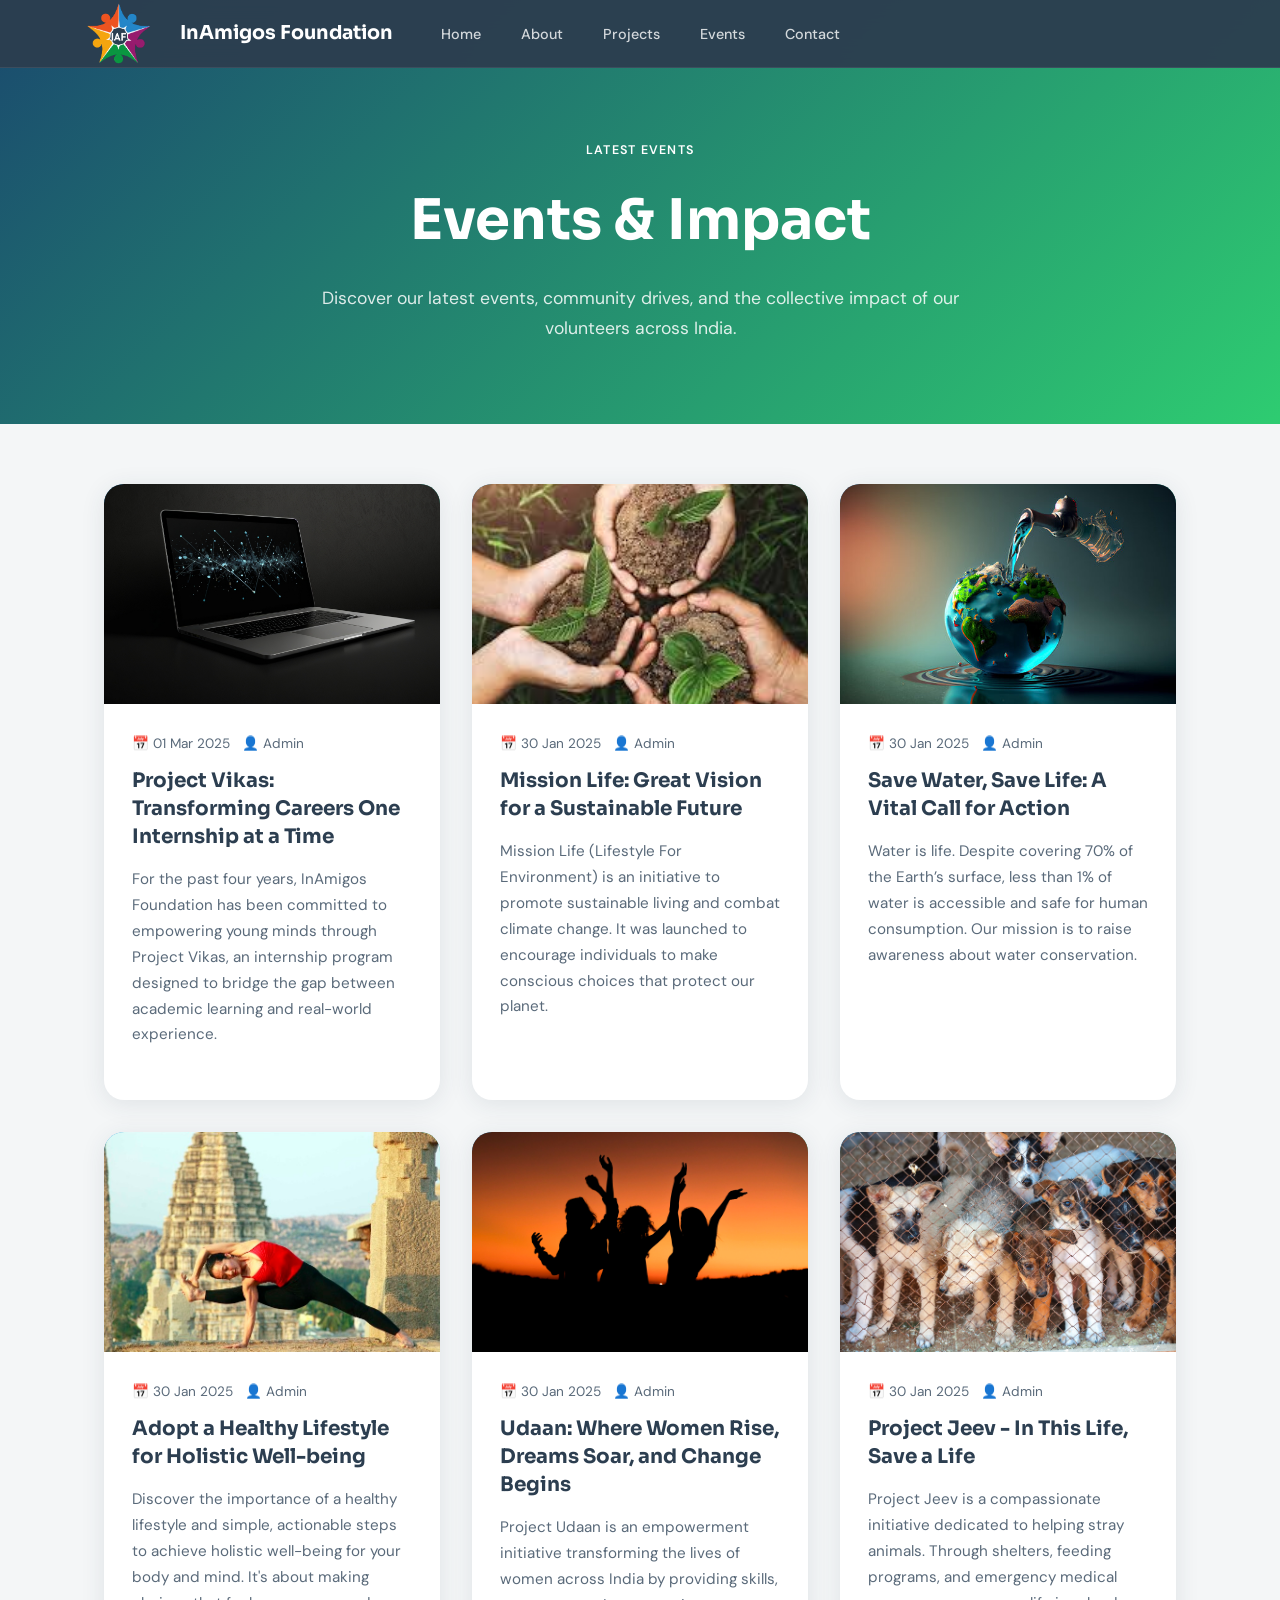
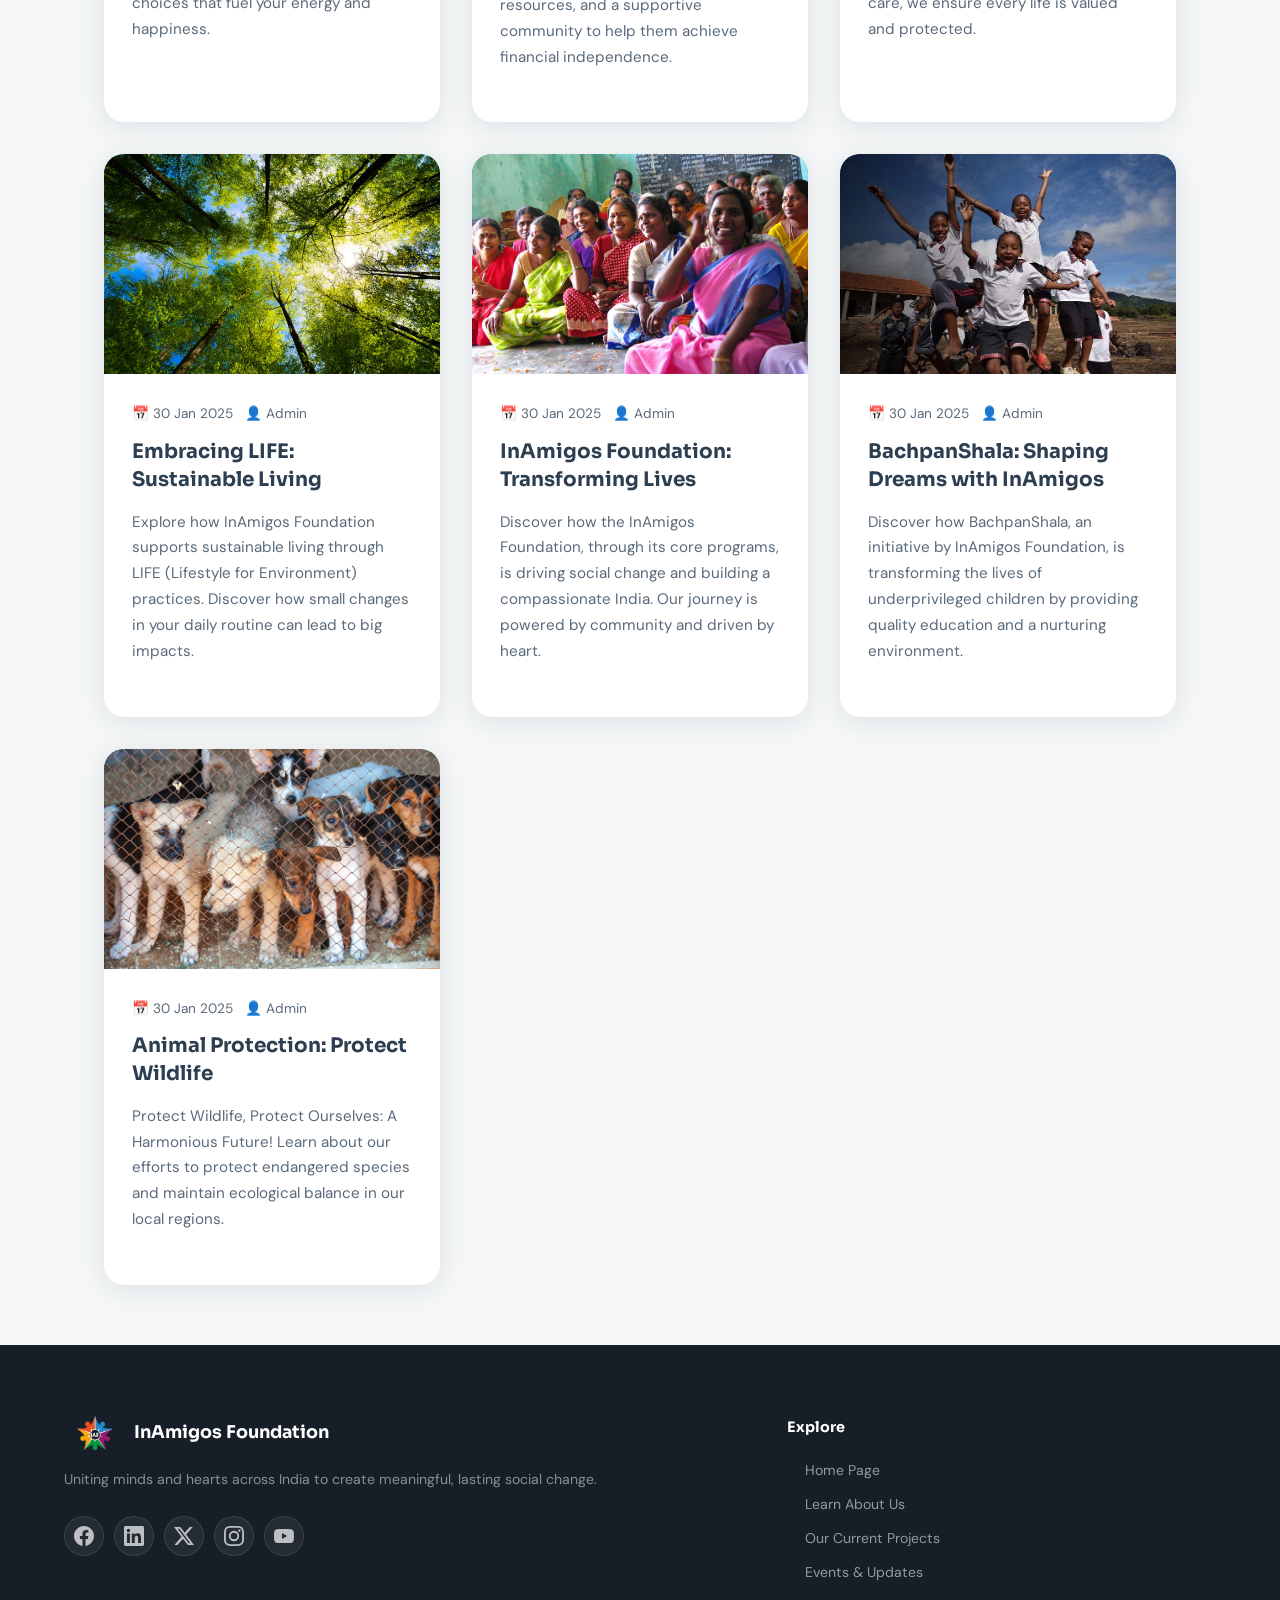
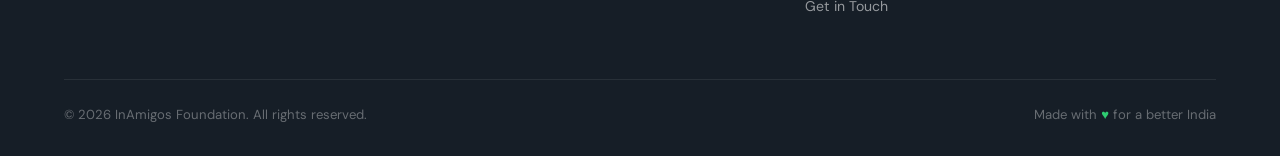
<file: InAmigos-Web/events.html>
<!DOCTYPE html>
<html lang="en">

<head>
  <meta charset="UTF-8">
  <meta name="viewport" content="width=device-width, initial-scale=1.0">
  <title>Blog – InAmigos Foundation</title>
  <link rel="preconnect" href="https://fonts.googleapis.com">
  <link
    href="https://fonts.googleapis.com/css2?family=Sora:wght@300;400;600;700;800&family=DM+Sans:wght@300;400;500;600&display=swap"
    rel="stylesheet">
  <link rel="stylesheet" href="style.css">
</head>

<body>

  <!-- NAVIGATION -->
  <nav>
    <a class="nav-logo" href="index.html">
      <img src="logo.png" alt="InAmigos Foundation Logo" class="nav-logo-img" />
      <span class="nav-logo-name">InAmigos Foundation</span>
    </a>
    <ul class="nav-links">
      <li><a href="index.html">Home</a></li>
      <li><a href="index.html#about">About</a></li>
      <li><a href="index.html#projects">Projects</a></li>
      <li><a href="events.html">Events</a></li>
      <li><a href="contact.html">Contact</a></li>
    </ul>
  </nav>

  <!-- EVENTS HERO -->
  <section class="contact-hero" style="background: linear-gradient(135deg, #1a4a6e 0%, #2ecc71 100%);">
    <div class="container">
      <p class="section-label" style="color:#fff;">Latest Events</p>
      <h1 style="font-size: 3.5rem; margin-bottom: 16px;">Events & Impact</h1>
      <p style="max-width: 700px; margin: 0 auto; color: rgba(255,255,255,0.85); font-size: 1.1rem;">
        Discover our latest events, community drives, and the collective impact of our volunteers across India.
      </p>
    </div>
  </section>

  <!-- BLOG CONTENT GRID -->
  <section class="blog-grid">

    <!-- Card 1 -->
    <article class="blog-card">
      <div class="blog-card-img">
        <img src="events/1740818641.jpg" alt="Project Vikas Event">
      </div>
      <div class="blog-card-content">
        <div class="blog-card-meta">
          <span>📅 01 Mar 2025</span>
          <span>👤 Admin</span>
        </div>
        <h3 class="blog-card-title">Project Vikas: Transforming Careers One Internship at a Time</h3>
        <p class="blog-card-snippet">For the past four years, InAmigos Foundation has been committed to empowering young
          minds through Project Vikas, an internship program designed to bridge the gap between academic learning and
          real-world experience.</p>
      </div>
    </article>

    <!-- Card 2 -->
    <article class="blog-card">
      <div class="blog-card-img">
        <img src="events\1738237948.jpeg" alt="Mission Life Event">
      </div>
      <div class="blog-card-content">
        <div class="blog-card-meta">
          <span>📅 30 Jan 2025</span>
          <span>👤 Admin</span>
        </div>
        <h3 class="blog-card-title">Mission Life: Great Vision for a Sustainable Future</h3>
        <p class="blog-card-snippet">Mission Life (Lifestyle For Environment) is an initiative to promote sustainable
          living and combat climate change. It was launched to encourage individuals to make conscious choices that
          protect our planet.</p>
      </div>
    </article>

    <!-- Card 3 -->
    <article class="blog-card">
      <div class="blog-card-img">
        <img src="events\1738237965.jpg" alt="Save Water, Save Life Event">
      </div>
      <div class="blog-card-content">
        <div class="blog-card-meta">
          <span>📅 30 Jan 2025</span>
          <span>👤 Admin</span>
        </div>
        <h3 class="blog-card-title">Save Water, Save Life: A Vital Call for Action</h3>
        <p class="blog-card-snippet">Water is life. Despite covering 70% of the Earth’s surface, less than 1% of water
          is accessible and safe for human consumption. Our mission is to raise awareness about water conservation.</p>
      </div>
    </article>

    <!-- Card 4 -->
    <article class="blog-card">
      <div class="blog-card-img">
        <img src="events\1738237853.jpg" alt="Adopt a Healthy Lifestyle Event">
      </div>
      <div class="blog-card-content">
        <div class="blog-card-meta">
          <span>📅 30 Jan 2025</span>
          <span>👤 Admin</span>
        </div>
        <h3 class="blog-card-title">Adopt a Healthy Lifestyle for Holistic Well-being</h3>
        <p class="blog-card-snippet">Discover the importance of a healthy lifestyle and simple, actionable steps to
          achieve holistic well-being for your body and mind. It's about making choices that fuel your energy and
          happiness.</p>
      </div>
    </article>

    <!-- Card 5 -->
    <article class="blog-card">
      <div class="blog-card-img">
        <img src="events\1738237839.jpeg" alt="Udaan Event">
      </div>
      <div class="blog-card-content">
        <div class="blog-card-meta">
          <span>📅 30 Jan 2025</span>
          <span>👤 Admin</span>
        </div>
        <h3 class="blog-card-title">Udaan: Where Women Rise, Dreams Soar, and Change Begins</h3>
        <p class="blog-card-snippet">Project Udaan is an empowerment initiative transforming the lives of women across
          India by providing skills, resources, and a supportive community to help them achieve financial independence.
        </p>
      </div>
    </article>

    <!-- Card 6 -->
    <article class="blog-card">
      <div class="blog-card-img">
        <img src="events\1738236598.jpg" alt="Project Jeev Event">
      </div>
      <div class="blog-card-content">
        <div class="blog-card-meta">
          <span>📅 30 Jan 2025</span>
          <span>👤 Admin</span>
        </div>
        <h3 class="blog-card-title">Project Jeev - In This Life, Save a Life</h3>
        <p class="blog-card-snippet">Project Jeev is a compassionate initiative dedicated to helping stray animals.
          Through shelters, feeding programs, and emergency medical care, we ensure every life is valued and protected.
        </p>
      </div>
    </article>

    <!-- Card 7 -->
    <article class="blog-card">
      <div class="blog-card-img">
        <img src="events\1738237744.jpg" alt="Embracing LIFE Event">
      </div>
      <div class="blog-card-content">
        <div class="blog-card-meta">
          <span>📅 30 Jan 2025</span>
          <span>👤 Admin</span>
        </div>
        <h3 class="blog-card-title">Embracing LIFE: Sustainable Living</h3>
        <p class="blog-card-snippet">Explore how InAmigos Foundation supports sustainable living through LIFE (Lifestyle
          for Environment) practices. Discover how small changes in your daily routine can lead to big impacts.</p>
      </div>
    </article>

    <!-- Card 8 -->
    <article class="blog-card">
      <div class="blog-card-img">
        <img src="events\1738237675.jpg" alt="InAmigos Foundation Event">
      </div>
      <div class="blog-card-content">
        <div class="blog-card-meta">
          <span>📅 30 Jan 2025</span>
          <span>👤 Admin</span>
        </div>
        <h3 class="blog-card-title">InAmigos Foundation: Transforming Lives</h3>
        <p class="blog-card-snippet">Discover how the InAmigos Foundation, through its core programs, is driving social
          change and building a compassionate India. Our journey is powered by community and driven by heart.</p>
      </div>
    </article>

    <!-- Card 9 -->
    <article class="blog-card">
      <div class="blog-card-img">
        <img src="events\1738237659.jpeg" alt="BachpanShala Event">
      </div>
      <div class="blog-card-content">
        <div class="blog-card-meta">
          <span>📅 30 Jan 2025</span>
          <span>👤 Admin</span>
        </div>
        <h3 class="blog-card-title">BachpanShala: Shaping Dreams with InAmigos</h3>
        <p class="blog-card-snippet">Discover how BachpanShala, an initiative by InAmigos Foundation, is transforming
          the lives of underprivileged children by providing quality education and a nurturing environment.</p>
      </div>
    </article>

    <!-- Card 10 -->
    <article class="blog-card">
      <div class="blog-card-img">
        <img src="events\1738236598 copy.jpg" alt="Animal Protection Event">
      </div>
      <div class="blog-card-content">
        <div class="blog-card-meta">
          <span>📅 30 Jan 2025</span>
          <span>👤 Admin</span>
        </div>
        <h3 class="blog-card-title">Animal Protection: Protect Wildlife</h3>
        <p class="blog-card-snippet">Protect Wildlife, Protect Ourselves: A Harmonious Future! Learn about our efforts
          to protect endangered species and maintain ecological balance in our local regions.</p>
      </div>
    </article>

  </section>


  <!-- FOOTER -->
  <footer>
    <div class="footer-grid">
      <div class="footer-brand">
        <div class="footer-brand-row">
          <img src="logo.png" alt="InAmigos Foundation Logo" class="footer-logo-img" />
          <span class="footer-logo-name">InAmigos Foundation</span>
        </div>
        <p>Uniting minds and hearts across India to create meaningful, lasting social change.</p>
        <div class="footer-social" style="margin-top: 16px;">
          <a href="https://www.facebook.com/109800320841732/posts/289306342891128/" target="_blank"
            class="social-btn facebook" aria-label="Facebook">
            <svg viewBox="0 0 24 24">
              <path
                d="M24 12.073c0-6.627-5.373-12-12-12s-12 5.373-12 12c0 5.99 4.388 10.954 10.125 11.854v-8.385H7.078v-3.47h3.047V9.43c0-3.007 1.792-4.669 4.533-4.669 1.312 0 2.686.235 2.686.235v2.953H15.83c-1.491 0-1.956.925-1.956 1.874v2.25h3.328l-.532 3.47h-2.796v8.385C19.612 23.027 24 18.062 24 12.073z" />
            </svg>
          </a>
          <a href="https://www.linkedin.com/company/inamigos-foundation" target="_blank" class="social-btn linkedin"
            aria-label="LinkedIn">
            <svg viewBox="0 0 24 24">
              <path
                d="M20.447 20.452h-3.554v-5.569c0-1.328-.027-3.037-1.852-3.037-1.853 0-2.136 1.445-2.136 2.939v5.667H9.351V9h3.414v1.561h.046c.477-.9 1.637-1.85 3.37-1.85 3.601 0 4.267 2.37 4.267 5.455v6.286zM5.337 7.433c-1.144 0-2.063-.926-2.063-2.065 0-1.138.92-2.063 2.063-2.063 1.14 0 2.064.925 2.064 2.063 0 1.139-.925 2.065-2.064 2.065zm1.782 13.019H3.555V9h3.564v11.452zM22.225 0H1.771C.792 0 0 .774 0 1.729v20.542C0 23.227.792 24 1.771 24h20.451C23.2 24 24 23.227 24 22.271V1.729C24 .774 23.2 0 22.225 0z" />
            </svg>
          </a>
          <a href="https://twitter.com/InamigosF?s=08" target="_blank" class="social-btn twitter" aria-label="Twitter">
            <svg viewBox="0 0 24 24">
              <path
                d="M18.901 1.153h3.68l-8.04 9.19L24 22.846h-7.406l-5.8-7.584-6.638 7.584H.474l8.6-9.83L0 1.154h7.594l5.243 6.932 6.064-6.932zm-1.292 19.49h2.039L6.486 3.24H4.298l13.311 17.403z" />
            </svg>
          </a>
          <a href="https://instagram.com/inamigos?utm_medium=copy_link" target="_blank" class="social-btn instagram"
            aria-label="Instagram">
            <svg viewBox="0 0 24 24">
              <path
                d="M12 2.163c3.204 0 3.584.012 4.85.07 3.252.148 4.771 1.691 4.919 4.919.058 1.265.069 1.645.069 4.849 0 3.205-.012 3.584-.069 4.849-.149 3.225-1.664 4.771-4.919 4.919-1.266.058-1.644.07-4.85.07-3.204 0-3.584-.012-4.849-.07-3.26-.149-4.771-1.699-4.919-4.92-.058-1.265-.07-1.644-.07-4.849 0-3.204.013-3.583.07-4.849.149-3.227 1.664-4.771 4.919-4.919 1.266-.057 1.645-.069 4.849-.069zM12 0C8.741 0 8.333.014 7.053.072 2.695.272.273 2.69.073 7.052.014 8.333 0 8.741 0 12s.014 3.667.072 4.947c.2 4.358 2.618 6.78 6.98 6.981 1.281.058 1.688.072 4.948.072s3.667-.014 4.947-.072c4.351-.2 6.78-2.618 6.981-6.98.058-1.281.072-1.689.072-4.948s-.014-3.667-.072-4.947c-.2-4.352-2.618-6.78-6.98-6.981C15.667.014 15.259 0 12 0zm0 5.838a6.162 6.162 0 100 12.324 6.162 6.162 0 000-12.324zM12 16a4 4 0 110-8 4 4 0 010 8zm6.406-11.845a1.44 1.44 0 100 2.881 1.44 1.44 0 000-2.881z" />
            </svg>
          </a>
          <a href="https://youtube.com/@inamigosfoundation4296" target="_blank" class="social-btn youtube"
            aria-label="YouTube">
            <svg viewBox="0 0 24 24">
              <path
                d="M23.498 6.186a3.016 3.016 0 00-2.122-2.136C19.505 3.545 12 3.545 12 3.545s-7.505 0-9.377.505A3.017 3.017 0 00.502 6.186C0 8.07 0 12 0 12s0 3.93.502 5.814a3.016 3.016 0 002.122 2.136c1.871.505 9.376.505 9.376.505s7.505 0 9.377-.505a3.015 3.015 0 002.122-2.136C24 15.93 24 12 24 12s0-3.93-.502-5.814zM9.545 15.568V8.432L15.818 12l-6.273 3.568z" />
            </svg>
          </a>
        </div>
      </div>
      <div class="footer-col">
        <h5>Explore</h5>
        <ul>
          <li><a href="index.html">Home Page</a></li>
          <li><a href="index.html#about">Learn About Us</a></li>
          <li><a href="index.html#projects">Our Current Projects</a></li>
          <li><a href="events.html">Events & Updates</a></li>
          <li><a href="contact.html">Get in Touch</a></li>
        </ul>
      </div>
    </div>
    <div class="footer-bottom">
      <span>© 2026 InAmigos Foundation. All rights reserved.</span>
      <span>Made with <span class="accent">♥</span> for a better India</span>
    </div>
  </footer>

  <script src="script.js"></script>
</body>

</html>
</file>
<file: InAmigos-Web/style.css>
/* ─────────────────────────────────────────
   InAmigos Foundation — style.css
   ───────────────────────────────────────── */

*, *::before, *::after { margin: 0; padding: 0; box-sizing: border-box; }

:root {
  --navy: #2C3E50;
  --sky: #3498DB;
  --green: #2ECC71;
  --bg: #F4F6F7;
  --white: #ffffff;
  --text: #222222;
  --text-muted: #5a6a7a;
  --radius: 16px;
  --shadow: 0 4px 24px rgba(44,62,80,0.10);
  --shadow-hover: 0 12px 40px rgba(44,62,80,0.18);
}

html { scroll-behavior: smooth; }

body {
  font-family: 'DM Sans', sans-serif;
  background: var(--bg);
  color: var(--text);
  line-height: 1.7;
  overflow-x: hidden;
}

h1, h2, h3, h4, h5 { font-family: 'Sora', sans-serif; }

/* ─── NAV ─── */
nav {
  position: fixed; top: 0; left: 0; right: 0; z-index: 1000;
  background: rgba(44,62,80,0.97);
  backdrop-filter: blur(12px);
  display: flex; align-items: center;
  padding: 0 5%;
  height: 68px;
  border-bottom: 1px solid rgba(255,255,255,0.08);
}

.nav-logo {
  display: flex; align-items: center; gap: 10px;
  text-decoration: none;
  flex: 0 0 auto;
  z-index: 1001;
}

.nav-logo-img {
  height: 64px;
  width: auto;
  object-fit: contain;
  display: block;
}

.nav-logo-name {
  font-family: 'Sora', sans-serif;
  font-weight: 700;
  font-size: 1.2rem;
  color: #fff;
}

.nav-links {
  display: flex; gap: 2.5rem; list-style: none;
  position: absolute;
  left: 50%;
  transform: translateX(-50%);
}

.nav-links a {
  color: rgba(255,255,255,0.8);
  text-decoration: none; font-size: 0.9rem; font-weight: 500;
  transition: color 0.2s;
}

.nav-links a:hover { color: var(--green); }

.nav-cta {
  background: var(--green);
  color: #fff !important;
  padding: 8px 20px;
  border-radius: 30px;
  font-weight: 600 !important;
  transition: transform 0.2s, box-shadow 0.2s !important;
}

.nav-cta:hover {
  transform: translateY(-2px);
  box-shadow: 0 6px 20px rgba(46,204,113,0.4);
}

/* ─── HERO ─── */
.hero {
  min-height: 100vh;
  background: linear-gradient(135deg, #1a2d3d 0%, #2C3E50 45%, #1a4a6e 100%);
  display: flex; align-items: center;
  padding: 100px 5% 60px;
  position: relative;
  overflow: hidden;
}

.hero::before {
  content: '';
  position: absolute; top: -100px; right: -100px;
  width: 600px; height: 600px;
  background: radial-gradient(circle, rgba(52,152,219,0.15) 0%, transparent 70%);
  border-radius: 50%;
}

.hero::after {
  content: '';
  position: absolute; bottom: -80px; left: 10%;
  width: 400px; height: 400px;
  background: radial-gradient(circle, rgba(46,204,113,0.10) 0%, transparent 70%);
  border-radius: 50%;
}

.hero-float-1, .hero-float-2, .hero-float-3 {
  position: absolute; border-radius: 50%; opacity: 0.12;
}

.hero-float-1 {
  width: 80px; height: 80px; background: var(--sky);
  top: 20%; left: 5%;
  animation: float 6s ease-in-out infinite;
}

.hero-float-2 {
  width: 50px; height: 50px; background: var(--green);
  top: 60%; right: 12%;
  animation: float 8s ease-in-out infinite 2s;
}

.hero-float-3 {
  width: 120px; height: 120px; background: var(--sky);
  bottom: 15%; left: 40%;
  animation: float 7s ease-in-out infinite 1s;
}

@keyframes float {
  0%, 100% { transform: translateY(0); }
  50% { transform: translateY(-20px); }
}

.hero-inner {
  max-width: 1200px; margin: 0 auto;
  display: grid; grid-template-columns: 1fr 1fr;
  gap: 60px; align-items: center;
  position: relative; z-index: 2;
  width: 100%;
}

.hero-badge {
  display: inline-flex; align-items: center; gap: 8px;
  background: rgba(46,204,113,0.15);
  border: 1px solid rgba(46,204,113,0.3);
  color: var(--green); padding: 6px 16px;
  border-radius: 30px; font-size: 0.8rem; font-weight: 600;
  margin-bottom: 24px; text-transform: uppercase; letter-spacing: 0.05em;
}

.hero-badge span {
  width: 6px; height: 6px;
  background: var(--green); border-radius: 50%;
  animation: pulse 2s infinite;
}

@keyframes pulse {
  0%, 100% { opacity: 1; transform: scale(1); }
  50% { opacity: 0.5; transform: scale(0.8); }
}

.hero h1 {
  font-size: clamp(2.2rem, 4vw, 3.4rem);
  color: #fff; font-weight: 800;
  line-height: 1.15; margin-bottom: 20px;
}

.hero h1 .highlight {
  background: linear-gradient(90deg, var(--sky), var(--green));
  -webkit-background-clip: text; -webkit-text-fill-color: transparent;
  background-clip: text;
}

.hero-subtitle {
  color: rgba(255,255,255,0.72);
  font-size: 1.05rem; max-width: 480px; margin-bottom: 36px;
}

.hero-btns { display: flex; gap: 16px; flex-wrap: wrap; }

.btn-primary {
  background: linear-gradient(135deg, var(--sky), #2980b9);
  color: #fff; padding: 14px 32px;
  border-radius: 30px; text-decoration: none;
  font-weight: 600; font-size: 0.95rem;
  transition: transform 0.2s, box-shadow 0.2s;
  display: inline-block;
  box-shadow: 0 4px 20px rgba(52,152,219,0.4);
}

.btn-primary:hover {
  transform: translateY(-3px);
  box-shadow: 0 10px 30px rgba(52,152,219,0.5);
}

.btn-secondary {
  border: 2px solid rgba(255,255,255,0.35);
  color: #fff; padding: 12px 32px;
  border-radius: 30px; text-decoration: none;
  font-weight: 600; font-size: 0.95rem;
  transition: all 0.2s;
  display: inline-block;
}

.btn-secondary:hover {
  background: rgba(255,255,255,0.1);
  border-color: rgba(255,255,255,0.6);
}

.hero-illustration {
  display: flex; align-items: center; justify-content: center;
}

.hero-visual {
  width: 100%; max-width: 460px;
  background: rgba(255,255,255,0.05);
  border: 1px solid rgba(255,255,255,0.12);
  border-radius: 24px;
  padding: 40px;
  backdrop-filter: blur(10px);
}

/* ─── HERO SLIDESHOW ─── */
.hero-slideshow {
  position: relative;
  width: 100%;
  border-radius: 16px;
  overflow: hidden;
  aspect-ratio: 4 / 3;
  background: #111;
}

.hero-slideshow .slide {
  position: absolute;
  inset: 0;
  opacity: 0;
  transition: opacity 0.7s ease;
}

.hero-slideshow .slide.active { opacity: 1; }

.hero-slideshow .slide img {
  width: 100%; height: 100%;
  object-fit: cover;
  display: block;
}

/* Prev / Next buttons */
.slide-btn {
  position: absolute;
  top: 50%; transform: translateY(-50%);
  background: rgba(0,0,0,0.45);
  border: none; color: #fff;
  font-size: 2rem; line-height: 1;
  width: 40px; height: 40px;
  border-radius: 50%;
  cursor: pointer;
  opacity: 0;
  transition: opacity 0.25s, background 0.25s;
  z-index: 10;
  display: flex; align-items: center; justify-content: center;
}

.hero-slideshow:hover .slide-btn { opacity: 1; }
.slide-btn:hover { background: rgba(0,0,0,0.72); }
.slide-prev { left: 10px; }
.slide-next { right: 10px; }

/* Dot indicators */
.slide-dots {
  position: absolute;
  bottom: 12px; left: 50%;
  transform: translateX(-50%);
  display: flex; gap: 7px;
  z-index: 10;
}

.dot {
  width: 8px; height: 8px;
  border-radius: 50%;
  background: rgba(255,255,255,0.45);
  cursor: pointer;
  transition: background 0.3s, transform 0.3s;
}

.dot.active {
  background: #fff;
  transform: scale(1.25);
}

.stat-chips {
  display: flex; gap: 12px; flex-wrap: wrap; margin-top: 28px;
}

.stat-chip {
  background: rgba(255,255,255,0.08);
  border: 1px solid rgba(255,255,255,0.15);
  border-radius: 12px; padding: 10px 18px;
  flex: 1; min-width: 100px; text-align: center;
}

.stat-chip strong {
  display: block; color: var(--green);
  font-size: 1.3rem; font-family: 'Sora', sans-serif; font-weight: 700;
}

.stat-chip small { color: rgba(255,255,255,0.6); font-size: 0.75rem; }

/* ─── SECTIONS ─── */
section { padding: 90px 5%; }

.section-label {
  text-transform: uppercase; letter-spacing: 0.1em;
  font-size: 0.78rem; font-weight: 600;
  color: var(--sky); margin-bottom: 12px;
}

.section-title {
  font-size: clamp(1.8rem, 3vw, 2.6rem);
  font-weight: 800; color: var(--navy);
  margin-bottom: 16px; line-height: 1.2;
}

.section-sub {
  color: var(--text-muted); max-width: 600px;
  font-size: 1rem; margin-bottom: 56px;
}

.container { max-width: 1200px; margin: 0 auto; }

/* ─── ABOUT ─── */
#about { background: var(--white); }

.about-grid {
  display: grid; grid-template-columns: 1fr 1fr;
  gap: 60px; align-items: start;
}

.about-text p {
  color: var(--text-muted); font-size: 1rem;
  line-height: 1.8; margin-bottom: 20px;
}

.about-tag {
  display: inline-flex; align-items: center; gap: 8px;
  background: rgba(52,152,219,0.08);
  color: var(--sky); padding: 8px 16px;
  border-radius: 30px; font-size: 0.82rem; font-weight: 600;
  margin-bottom: 20px;
}

.about-cards {
  display: grid; grid-template-columns: 1fr 1fr;
  gap: 16px;
}

.about-card {
  background: var(--bg);
  border-radius: var(--radius); padding: 22px;
  border: 1px solid rgba(44,62,80,0.06);
  transition: transform 0.25s, box-shadow 0.25s;
  cursor: default;
}

.about-card:hover { transform: translateY(-4px); box-shadow: var(--shadow); }

.about-icon {
  width: 44px; height: 44px; border-radius: 12px;
  display: flex; align-items: center; justify-content: center;
  font-size: 20px; margin-bottom: 12px;
}

.about-card h4 { font-size: 0.9rem; font-weight: 700; color: var(--navy); margin-bottom: 4px; }
.about-card p  { font-size: 0.8rem; color: var(--text-muted); }

/* ─── PROJECTS ─── */
#projects { background: var(--bg); }

.projects-grid {
  display: grid; grid-template-columns: repeat(3, 1fr);
  gap: 24px;
}

.project-card {
  background: var(--white);
  border-radius: var(--radius);
  overflow: hidden;
  box-shadow: var(--shadow);
  transition: transform 0.3s, box-shadow 0.3s;
  border: 1px solid rgba(44,62,80,0.06);
}

.project-card:hover { transform: translateY(-8px); box-shadow: var(--shadow-hover); }

.project-img {
  height: 160px;
  display: flex; align-items: center; justify-content: center;
  position: relative; overflow: hidden;
  font-size: 56px;
}

.project-body { padding: 22px; }
.project-body h3 { font-size: 1.1rem; font-weight: 700; color: var(--navy); margin-bottom: 6px; }
.project-body p  { font-size: 0.87rem; color: var(--text-muted); line-height: 1.6; margin-bottom: 14px; }

.project-tag {
  display: inline-block; font-size: 0.73rem; font-weight: 600;
  padding: 4px 12px; border-radius: 20px;
}

/* ─── ACHIEVEMENTS ─── */
#achievements {
  background: linear-gradient(135deg, #1a2d3d 0%, #2C3E50 100%);
}

#achievements .section-title { color: #fff; }
#achievements .section-label { color: var(--green); }
#achievements .section-sub  { color: rgba(255,255,255,0.6); }

.achievements-grid {
  display: grid; grid-template-columns: repeat(3, 1fr);
  gap: 24px;
}

.achievement-card {
  background: rgba(255,255,255,0.07);
  border: 1px solid rgba(255,255,255,0.12);
  border-radius: var(--radius); padding: 32px 24px;
  text-align: center;
  transition: background 0.3s, transform 0.3s;
  backdrop-filter: blur(8px);
}

.achievement-card:hover {
  background: rgba(255,255,255,0.12);
  transform: translateY(-4px);
}

.achievement-icon { font-size: 36px; margin-bottom: 16px; display: block; }

.achievement-num {
  font-family: 'Sora', sans-serif;
  font-size: 2.4rem; font-weight: 800;
  background: linear-gradient(135deg, var(--sky), var(--green));
  -webkit-background-clip: text; -webkit-text-fill-color: transparent;
  background-clip: text;
  display: block; margin-bottom: 6px;
}

.achievement-label { color: rgba(255,255,255,0.7); font-size: 0.9rem; }

/* ─── GALLERY ─── */
#gallery { background: var(--white); }

.gallery-grid {
  display: grid;
  grid-template-columns: repeat(3, 1fr);
  gap: 16px;
}

.gallery-item {
  border-radius: var(--radius); overflow: hidden;
  position: relative; cursor: pointer;
  transition: transform 0.3s;
  height: 280px;
}

.gallery-item:hover { transform: scale(1.02); }
.gallery-item.large { grid-column: span 2; }

.gallery-overlay {
  position: absolute; inset: 0;
  background: rgba(0,0,0,0.25);
  display: flex; align-items: flex-end;
  padding: 14px;
  opacity: 0; transition: opacity 0.3s;
}

.gallery-item:hover .gallery-overlay { opacity: 1; }
.gallery-overlay span { color: #fff; font-size: 0.8rem; font-weight: 600; }

.gallery-img {
  width: 100%;
  height: 100%;
  object-fit: cover;
  display: block;
}

/* ─── IMPACT ─── */
#impact { background: var(--bg); }

.impact-grid {
  display: grid; grid-template-columns: 1fr 1fr;
  gap: 60px; align-items: center;
}

.impact-points { display: flex; flex-direction: column; gap: 24px; }

.impact-point { display: flex; gap: 20px; align-items: flex-start; }

.impact-icon-wrap {
  width: 52px; height: 52px; border-radius: 14px;
  flex-shrink: 0;
  display: flex; align-items: center; justify-content: center;
  font-size: 22px;
}

.impact-point h4 { font-size: 1rem; font-weight: 700; color: var(--navy); margin-bottom: 4px; }
.impact-point p  { font-size: 0.87rem; color: var(--text-muted); line-height: 1.6; }

.impact-visual {
  background: var(--white);
  border-radius: 24px; padding: 36px;
  box-shadow: var(--shadow);
  border: 1px solid rgba(44,62,80,0.06);
}

.impact-visual h3 { font-size: 1.3rem; font-weight: 700; color: var(--navy); margin-bottom: 24px; }

.impact-bar-item { margin-bottom: 18px; }

.impact-bar-label {
  display: flex; justify-content: space-between;
  margin-bottom: 6px; font-size: 0.85rem; font-weight: 500; color: var(--navy);
}

.impact-bar-label span { color: var(--text-muted); font-weight: 400; }

.impact-bar-track {
  height: 8px; background: var(--bg);
  border-radius: 10px; overflow: hidden;
}

.impact-bar-fill { height: 100%; border-radius: 10px; transition: width 1s ease; }

.impact-total {
  margin-top: 28px; padding: 20px;
  background: var(--bg); border-radius: 12px; text-align: center;
}

.impact-total-num {
  font-size: 2rem; font-weight: 800;
  font-family: 'Sora', sans-serif; color: var(--navy);
}

.impact-total-label {
  font-size: 0.85rem; color: var(--text-muted); margin-top: 4px;
}

/* ─── CTA ─── */
#cta {
  background: linear-gradient(135deg, var(--sky) 0%, #1a6ea8 50%, var(--navy) 100%);
  text-align: center;
  padding: 100px 5%;
  position: relative; overflow: hidden;
}

#cta::before {
  content: '';
  position: absolute; top: -80px; left: 50%;
  transform: translateX(-50%);
  width: 500px; height: 500px;
  background: radial-gradient(circle, rgba(255,255,255,0.08) 0%, transparent 70%);
  border-radius: 50%;
}

#cta .section-title { color: #fff; }
#cta .section-sub  { color: rgba(255,255,255,0.75); margin: 0 auto 40px; }

.cta-btns { display: flex; gap: 16px; justify-content: center; flex-wrap: wrap; }

.btn-white {
  background: #fff; color: var(--navy);
  padding: 14px 32px; border-radius: 30px;
  text-decoration: none; font-weight: 700; font-size: 0.95rem;
  transition: transform 0.2s, box-shadow 0.2s;
  display: inline-block;
}

.btn-white:hover { transform: translateY(-3px); box-shadow: 0 10px 30px rgba(0,0,0,0.2); }

.btn-outline-white {
  border: 2px solid rgba(255,255,255,0.5);
  color: #fff; padding: 12px 32px;
  border-radius: 30px; text-decoration: none;
  font-weight: 600; font-size: 0.95rem;
  transition: all 0.2s; display: inline-block;
}

.btn-outline-white:hover {
  background: rgba(255,255,255,0.12);
  border-color: rgba(255,255,255,0.8);
}

/* ─── FOOTER ─── */
footer {
  background: #161e27;
  color: rgba(255,255,255,0.7);
  padding: 70px 5% 30px;
}

.footer-grid {
  max-width: 1200px; margin: 0 auto;
  display: grid; grid-template-columns: 1.5fr 1fr;
  gap: 80px; margin-bottom: 60px;
}

.footer-brand-row {
  display: flex; align-items: center; gap: 10px; margin-bottom: 4px;
}

.footer-logo-img {
  height: 36px;
  width: auto;
  object-fit: contain;
  display: block;
}

.footer-logo-name {
  font-family: 'Sora', sans-serif;
  font-weight: 700; font-size: 1.1rem; color: #fff;
}

.footer-brand p {
  font-size: 0.88rem; line-height: 1.8;
  margin: 16px 0 24px; color: rgba(255,255,255,0.5);
}

.footer-social { display: flex; gap: 10px; }

.social-btn {
  width: 40px; height: 40px; border-radius: 50%;
  background: rgba(255,255,255,0.06);
  border: 1px solid rgba(255,255,255,0.1);
  display: flex; align-items: center; justify-content: center;
  color: rgba(255,255,255,0.7);
  text-decoration: none;
  transition: all 0.3s cubic-bezier(0.4, 0, 0.2, 1);
}

.social-btn svg {
  width: 20px; height: 20px;
  fill: currentColor;
  transition: fill 0.3s;
}

.social-btn:hover {
  background: #fff;
  color: var(--navy);
  transform: translateY(-4px);
  box-shadow: 0 10px 20px rgba(0,0,0,0.2);
}

/* Specific Brand Hover Colors */
.social-btn.facebook:hover  { color: #1877F2; }
.social-btn.linkedin:hover  { color: #0A66C2; }
.social-btn.twitter:hover   { color: #1DA1F2; }
.social-btn.instagram:hover { color: #E4405F; }
.social-btn.youtube:hover   { color: #FF0000; }


.footer-col h5 {
  font-family: 'Sora', sans-serif;
  font-size: 0.9rem; font-weight: 700;
  color: #fff; margin-bottom: 20px;
}

.footer-col ul { list-style: none; display: flex; flex-direction: column; gap: 10px; }

.footer-col ul a {
  color: rgba(255,255,255,0.55); text-decoration: none;
  font-size: 0.88rem; transition: all 0.3s ease;
  display: flex; align-items: center; gap: 8px;
}

.footer-col ul a:hover {
  color: var(--green);
  transform: translateX(6px);
}

.footer-col ul a::before {
  content: '→';
  font-size: 0.8rem;
  opacity: 0;
  transition: opacity 0.3s, transform 0.3s;
  transform: translateX(-10px);
}

.footer-col ul a:hover::before {
  opacity: 1;
  transform: translateX(0);
}

.footer-contact { display: flex; flex-direction: column; gap: 12px; }

.contact-item {
  display: flex; align-items: flex-start; gap: 10px;
  font-size: 0.85rem; color: rgba(255,255,255,0.55);
}

.contact-item .ci-icon { font-size: 16px; margin-top: 2px; flex-shrink: 0; }

.footer-bottom {
  max-width: 1200px; margin: 0 auto;
  border-top: 1px solid rgba(255,255,255,0.08);
  padding-top: 24px;
  display: flex; justify-content: space-between; align-items: center;
  flex-wrap: wrap; gap: 12px;
  font-size: 0.82rem; color: rgba(255,255,255,0.35);
}

.footer-bottom .accent { color: var(--green); }

/* ─── SCROLL REVEAL ─── */
.reveal {
  opacity: 0; transform: translateY(30px);
  transition: opacity 0.65s ease, transform 0.65s ease;
}

.reveal.visible { opacity: 1; transform: translateY(0); }

.reveal-delay-1 { transition-delay: 0.1s; }
.reveal-delay-2 { transition-delay: 0.2s; }
.reveal-delay-3 { transition-delay: 0.3s; }
.reveal-delay-4 { transition-delay: 0.4s; }

/* ─── RESPONSIVE ─── */
@media (max-width: 900px) {
  .hero-inner          { grid-template-columns: 1fr; }
  .hero-illustration   { display: none; }
  .about-grid          { grid-template-columns: 1fr; }
  .projects-grid       { grid-template-columns: 1fr 1fr; }
  .achievements-grid   { grid-template-columns: 1fr 1fr; }
  .impact-grid         { grid-template-columns: 1fr; }
  .footer-grid         { grid-template-columns: 1fr 1fr; }
  .nav-links           { display: none; }
}

@media (max-width: 600px) {
  .projects-grid     { grid-template-columns: 1fr; }
  .achievements-grid { grid-template-columns: 1fr 1fr; }
  .gallery-grid      { grid-template-columns: 1fr 1fr; }
  .gallery-item.large { grid-column: span 2; }
  .footer-grid       { grid-template-columns: 1fr; }
}
/* ─── CONTACT FORM ─── */
.contact-hero {
  padding: 140px 5% 80px;
  background: linear-gradient(135deg, #1a2d3d 0%, #2C3E50 100%);
  text-align: center;
  color: #fff;
}

.contact-container {
  display: grid;
  grid-template-columns: 1fr 1.2fr;
  gap: 60px;
  padding: 80px 5%;
  max-width: 1200px;
  margin: 0 auto;
}

.contact-info-card {
  background: var(--white);
  padding: 40px;
  border-radius: 24px;
  box-shadow: var(--shadow);
}

.contact-info-card h3 {
  margin-bottom: 24px;
  color: var(--navy);
}

.contact-info-card .social-btn {
  background: var(--bg);
  border-color: rgba(44,62,80,0.1);
  color: var(--navy);
}

.contact-info-card .social-btn:hover {
  background: var(--sky);
  color: #fff;
}


.contact-form-wrap {
  background: var(--white);
  padding: 40px;
  border-radius: 24px;
  box-shadow: var(--shadow);
}

.contact-form-wrap h3 {
  margin-bottom: 24px;
  color: var(--navy);
}

.form-group {
  margin-bottom: 20px;
  text-align: left;
}

.form-group label {
  display: block;
  margin-bottom: 8px;
  font-weight: 600;
  color: var(--text);
  font-size: 0.9rem;
}

.form-group input, .form-group textarea {
  width: 100%;
  padding: 12px 16px;
  border: 1px solid rgba(44,62,80,0.1);
  border-radius: 12px;
  font-family: inherit;
  font-size: 0.95rem;
  transition: border-color 0.2s, box-shadow 0.2s;
}

.form-group input:focus, .form-group textarea:focus {
  outline: none;
  border-color: var(--sky);
  box-shadow: 0 0 0 4px rgba(52,152,219,0.1);
}

.submit-btn {
  width: 100%;
  background: var(--green);
  color: #fff;
  border: none;
  padding: 14px;
  border-radius: 12px;
  font-weight: 700;
  cursor: pointer;
  transition: transform 0.2s, background 0.2s;
}

.submit-btn:hover {
  background: #27ae60;
  transform: translateY(-2px);
}

@media (max-width: 900px) {
  .contact-container { grid-template-columns: 1fr; }
  .nav-links { display: none; }
}

/* ─── BLOG CARDS ─── */
.blog-grid {
  display: grid;
  grid-template-columns: repeat(auto-fill, minmax(320px, 1fr));
  gap: 32px;
  padding: 60px 5%;
  max-width: 1200px;
  margin: 0 auto;
}

.blog-card {
  background: var(--white);
  border-radius: 20px;
  overflow: hidden;
  box-shadow: var(--shadow);
  transition: transform 0.3s, box-shadow 0.3s;
  display: flex;
  flex-direction: column;
}

.blog-card:hover {
  transform: translateY(-8px);
  box-shadow: var(--shadow-hover);
}

.blog-card-img {
  height: 220px;
  background: linear-gradient(135deg, var(--sky), var(--green));
  display: flex;
  align-items: center; justify-content: center;
  font-size: 3.5rem;
  overflow: hidden;
  position: relative;
}

.blog-card-img img {
  width: 100%;
  height: 100%;
  object-fit: cover;
  position: absolute;
  top: 0; left: 0;
}

.blog-card-content {
  padding: 28px;
  flex: 1;
  display: flex;
  flex-direction: column;
}

.blog-card-meta {
  font-size: 0.85rem;
  color: var(--text-muted);
  margin-bottom: 12px;
  display: flex;
  align-items: center;
  gap: 12px;
}

.blog-card-title {
  font-size: 1.25rem;
  font-weight: 700;
  color: var(--navy);
  line-height: 1.4;
  margin-bottom: 16px;
}

.blog-card-snippet {
  font-size: 0.95rem;
  color: var(--text-muted);
  line-height: 1.7;
  margin-bottom: 24px;
  flex: 1;
}

.blog-read-more {
  color: var(--sky);
  text-decoration: none;
  font-weight: 700;
  font-size: 0.9rem;
  display: inline-flex;
  align-items: center;
  gap: 6px;
}

.blog-read-more:hover {
  text-decoration: underline;
}

@media (max-width: 600px) {
  .blog-grid { grid-template-columns: 1fr; }
}
</file>
